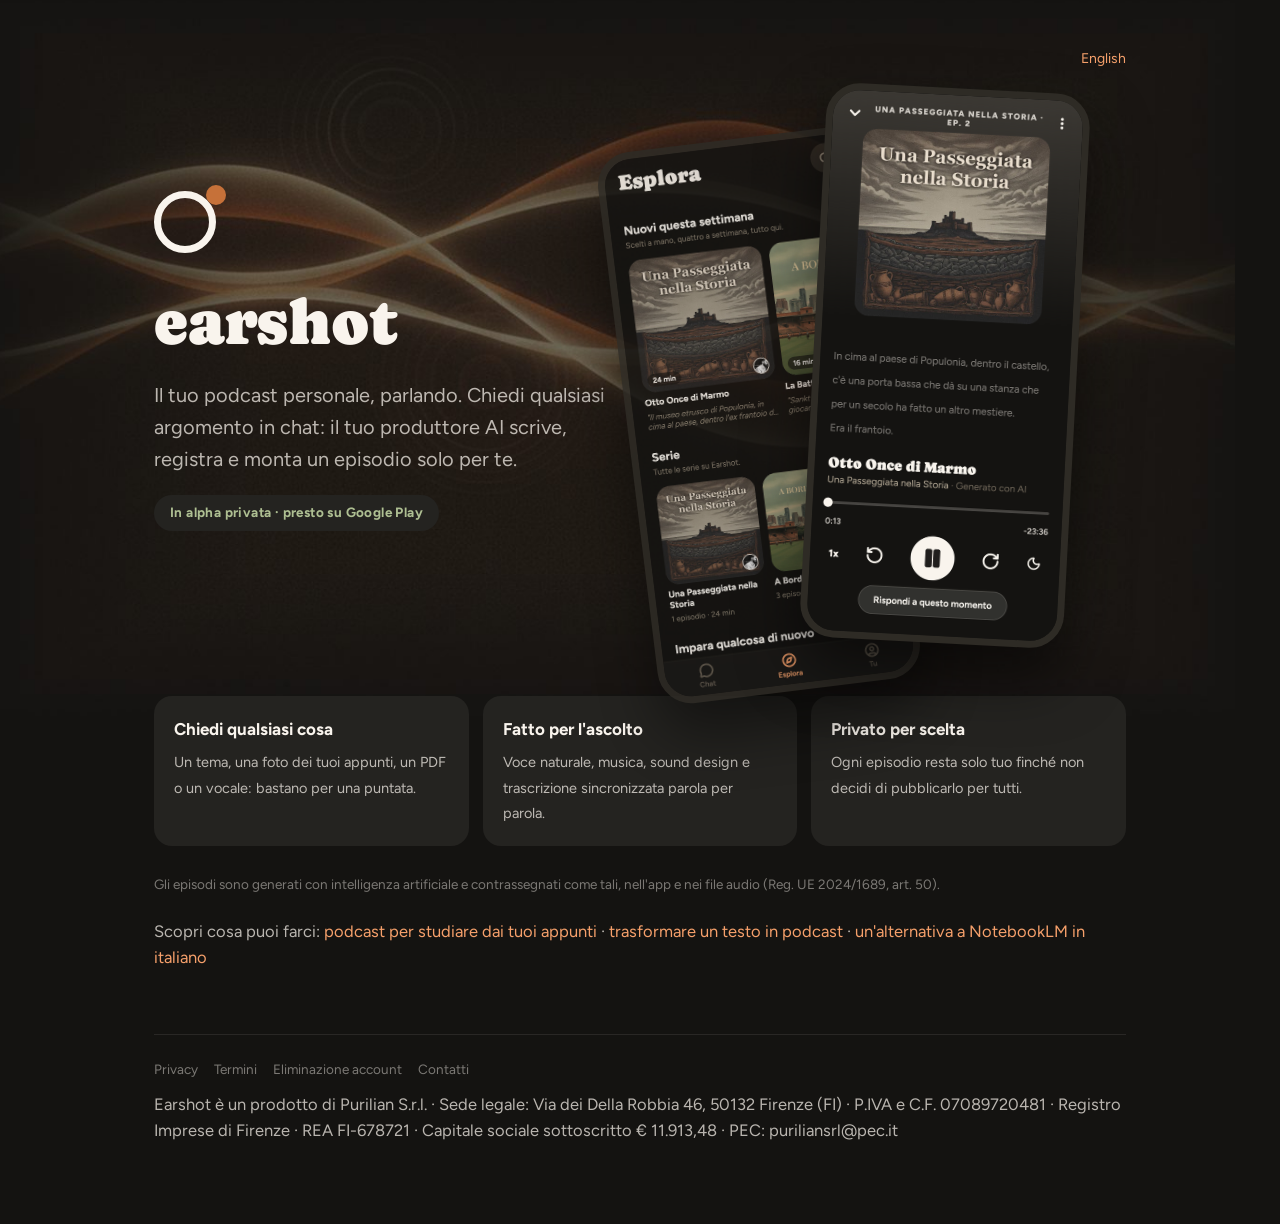
<file: index.html>
<!doctype html><html lang="it"><head><meta charset="utf-8"><meta name="viewport" content="width=device-width, initial-scale=1"><link rel="stylesheet" href="/style.css?v=3">
<title>Earshot — il tuo podcast personale, parlando</title>
<meta name="description" content="Earshot trasforma qualsiasi cosa ti incuriosisca in episodi podcast fatti solo per te. Chiedi in chat, ascolta in pochi minuti.">
<link rel="icon" type="image/png" href="/favicon.png"><link rel="canonical" href="https://earshot.it/"><link rel="alternate" hreflang="en" href="https://earshot.it/en.html"><meta property="og:title" content="Earshot — il tuo podcast personale, parlando"><meta property="og:description" content="Chiedi qualsiasi argomento in chat: il tuo produttore AI scrive, registra e monta un episodio solo per te."><meta property="og:image" content="https://earshot.it/og.png"><meta property="og:url" content="https://earshot.it/"><meta property="og:type" content="website"><meta name="twitter:card" content="summary_large_image"></head><body><div class="wrap-wide">
<div class="lang"><a href="/en.html">English</a></div>
<div class="hero"><div class="hero-copy">
<div class="mark"><div class="ring"></div><div class="dot"></div></div>
<h1 class="word">earshot</h1>
<p class="tag">Il tuo podcast personale, parlando. Chiedi qualsiasi argomento in chat: il tuo produttore AI scrive, registra e monta un episodio solo per te.</p>
<span class="badge" style="margin-top:20px">In alpha privata · presto su Google Play</span>
</div><div class="hero-stage">
<div class="phone back"><img src="/img/hero-explore.png?v=2" alt="Esplora: le serie su Earshot" loading="lazy"></div>
<div class="phone front"><img src="/img/hero-player.png?v=2" alt="Il player con la trascrizione sincronizzata" loading="lazy"></div>
</div></div>
<div class="cards">
<div class="card"><b>Chiedi qualsiasi cosa</b><span>Un tema, una foto dei tuoi appunti, un PDF o un vocale: bastano per una puntata.</span></div>
<div class="card"><b>Fatto per l'ascolto</b><span>Voce naturale, musica, sound design e trascrizione sincronizzata parola per parola.</span></div>
<div class="card"><b>Privato per scelta</b><span>Ogni episodio resta solo tuo finché non decidi di pubblicarlo per tutti.</span></div>
</div>

<p style="margin-top:14px;font-size:13.5px;color:var(--ink3)">Gli episodi sono generati con intelligenza artificiale e contrassegnati come tali, nell'app e nei file audio (Reg. UE 2024/1689, art. 50).</p>
<p style="margin-top:22px">Scopri cosa puoi farci: <a href="/podcast-per-studiare.html">podcast per studiare dai tuoi appunti</a> · <a href="/testo-in-podcast.html">trasformare un testo in podcast</a> · <a href="/notebooklm-alternativa.html">un'alternativa a NotebookLM in italiano</a></p>
<footer>
<a href="/privacy.html">Privacy</a><a href="/terms.html">Termini</a><a href="/delete-account.html">Eliminazione account</a><a href="mailto:service@purilian.com">Contatti</a>
<p style="margin-top:10px">Earshot è un prodotto di Purilian S.r.l. · Sede legale: Via dei Della Robbia 46, 50132 Firenze (FI) · P.IVA e C.F. 07089720481 · Registro Imprese di Firenze · REA FI-678721 · Capitale sociale sottoscritto € 11.913,48 · PEC: puriliansrl@pec.it</p>
</footer>
</div><!-- Cloudflare Web Analytics (cookieless) --><script type='module' src='https://static.cloudflareinsights.com/beacon.min.js' data-cf-beacon='{"token": "9274617eed044f3c8cafb4d5be8f2de0"}'></script></body></html>
</file>
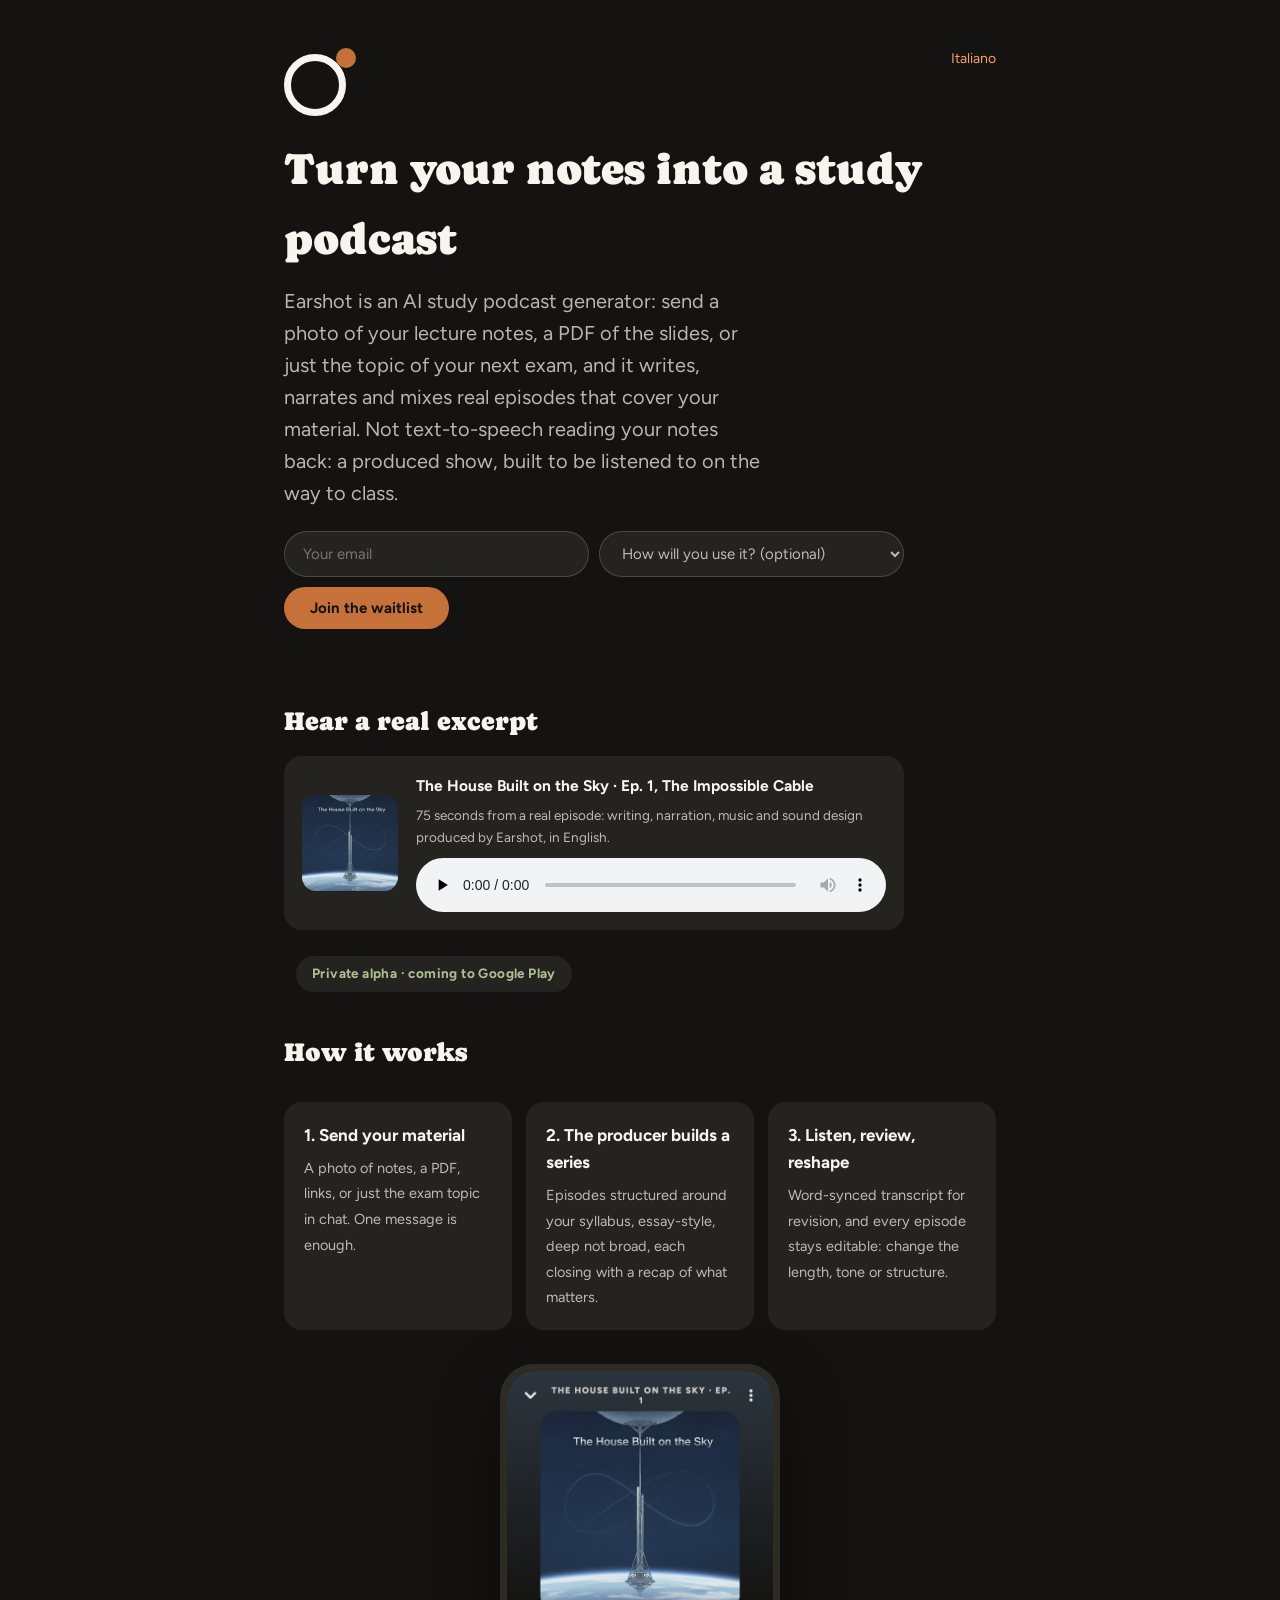
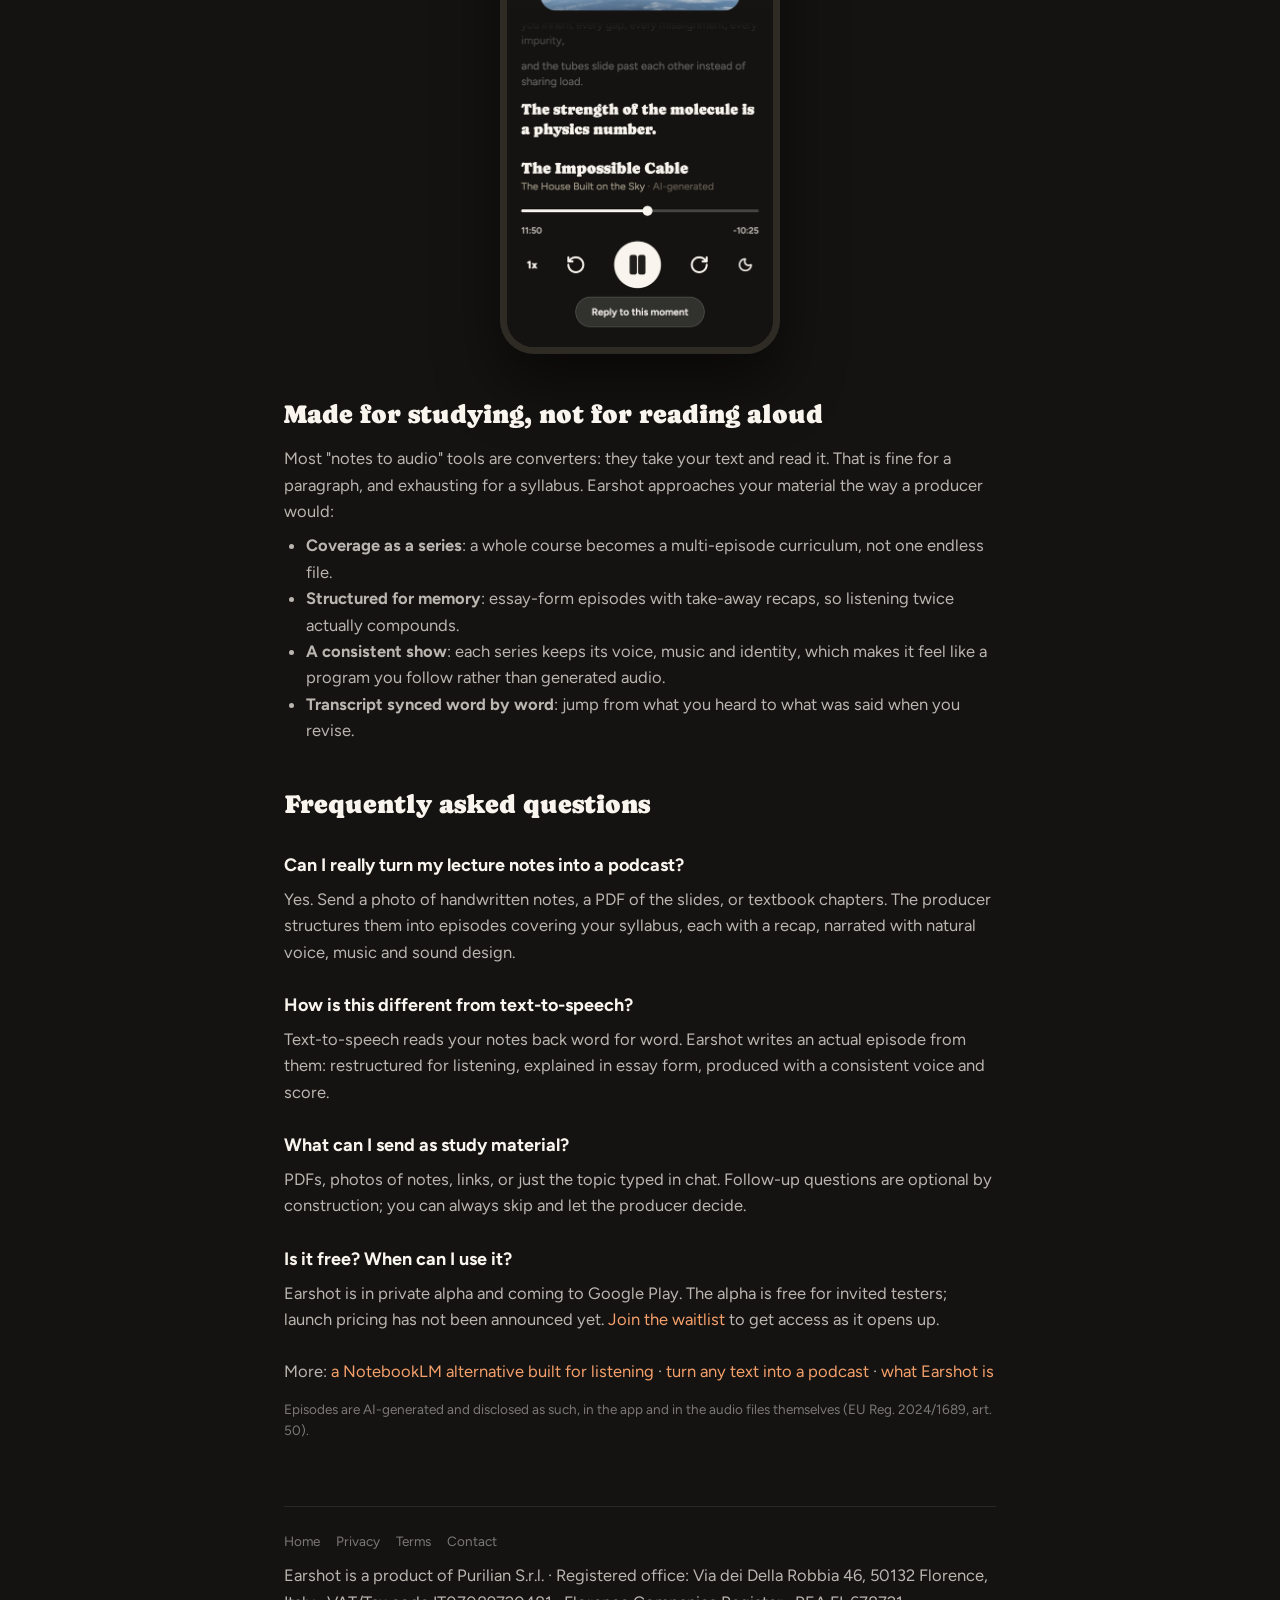
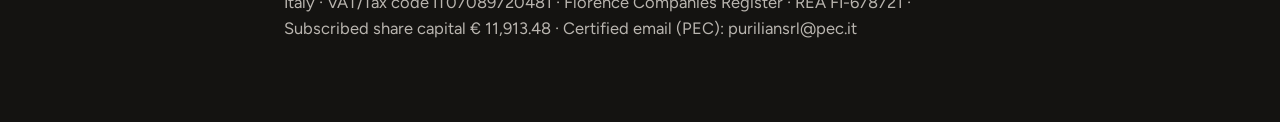
<file: ai-study-podcast-generator.html>
<!doctype html><html lang="en"><head><meta charset="utf-8"><meta name="viewport" content="width=device-width, initial-scale=1"><link rel="stylesheet" href="/style.css?v=6">
<title>AI Study Podcast Generator, from Your Own Notes | Earshot</title>
<meta name="description" content="Turn lecture notes, PDFs or any topic into real study podcast episodes: written, narrated and scored by an AI producer. Join the Earshot waitlist.">
<link rel="icon" type="image/png" href="/favicon.png">
<link rel="canonical" href="https://earshot.it/ai-study-podcast-generator.html">
<link rel="alternate" hreflang="it" href="https://earshot.it/podcast-per-studiare.html">
<link rel="alternate" hreflang="en" href="https://earshot.it/ai-study-podcast-generator.html">
<meta property="og:title" content="AI Study Podcast Generator, from Your Own Notes | Earshot">
<meta property="og:description" content="Send a photo of your notes or a PDF of the slides: Earshot turns them into a study podcast made just for you.">
<meta property="og:image" content="https://earshot.it/og.png"><meta property="og:url" content="https://earshot.it/ai-study-podcast-generator.html"><meta property="og:type" content="website"><meta name="twitter:card" content="summary_large_image">
<script type="application/ld+json">
{"@context":"https://schema.org","@type":"MobileApplication","name":"Earshot","operatingSystem":"ANDROID","applicationCategory":"EducationApplication","url":"https://earshot.it/","installUrl":"https://play.google.com/store/apps/details?id=com.purilian.earshot","description":"Chat-driven personal audio studio: turn notes, PDFs or any topic into produced podcast episodes, narrated and scored by an AI producer."}
</script>
<script type="application/ld+json">
{"@context":"https://schema.org","@type":"FAQPage","mainEntity":[
{"@type":"Question","name":"Can I really turn my lecture notes into a podcast?","acceptedAnswer":{"@type":"Answer","text":"Yes. Send Earshot a photo of your handwritten notes, a PDF of the slides, or chapters from a textbook. The AI producer structures the material into episodes that cover your syllabus, each with a take-away recap, and narrates them with natural voice, music and sound design."}},
{"@type":"Question","name":"How is this different from text-to-speech apps that read notes aloud?","acceptedAnswer":{"@type":"Answer","text":"Text-to-speech reads your notes back word for word. Earshot writes an actual episode from them: it restructures the material for listening, explains it in essay form, adds recaps, and produces it with a consistent voice and score, so episode 7 sounds like episode 1."}},
{"@type":"Question","name":"What can I send as study material?","acceptedAnswer":{"@type":"Answer","text":"PDFs, photos of notes, links, or just the topic of your exam typed in chat. One message is enough to start; the producer only asks follow-up questions when they would clearly improve the result, and you can always skip them."}},
{"@type":"Question","name":"Is Earshot free? When can I use it?","acceptedAnswer":{"@type":"Answer","text":"Earshot is in private alpha and coming to Google Play. The alpha is free for invited testers; launch pricing has not been announced yet. Join the waitlist by email to get access as it opens up."}}
]}
</script>
</head><body><div class="wrap">
<div class="lang"><a href="/podcast-per-studiare.html">Italiano</a></div>
<div class="mark"><div class="ring"></div><div class="dot"></div></div>
<h1 class="word" style="font-size:44px">Turn your notes into a study podcast</h1>
<p class="tag" style="margin-top:10px">Earshot is an AI study podcast generator: send a photo of your lecture notes, a PDF of the slides, or just the topic of your next exam, and it writes, narrates and mixes real episodes that cover your material. Not text-to-speech reading your notes back: a produced show, built to be listened to on the way to class.</p>
<form class="waitlist" id="waitlist-form" autocomplete="on">
<input type="email" name="email" required placeholder="Your email" aria-label="Your email">
<select name="interest" aria-label="How will you use it? (optional)"><option value="">How will you use it? (optional)</option><option value="study">For studying</option><option value="work">For work</option><option value="curiosity">Out of curiosity</option></select>
<input class="hp" type="text" name="website" tabindex="-1" autocomplete="off">
<button class="cta-btn" type="submit">Join the waitlist</button>
</form>
<p class="waitlist-msg" id="waitlist-msg" aria-live="polite"></p>
<h2>Hear a real excerpt</h2>
<div class="sample">
<img src="/img/series/sky.jpg" alt="Cover art of the series The House Built on the Sky, generated by Earshot" loading="lazy">
<div class="sample-info">
<b>The House Built on the Sky · Ep. 1, The Impossible Cable</b>
<span>75 seconds from a real episode: writing, narration, music and sound design produced by Earshot, in English.</span>
<audio controls preload="none" src="/audio/sample-sky.m4a"></audio>
</div>
</div>
<script type="application/ld+json">
{"@context":"https://schema.org","@type":"AudioObject","name":"The House Built on the Sky, Ep. 1: The Impossible Cable (excerpt)","contentUrl":"https://earshot.it/audio/sample-sky.m4a","encodingFormat":"audio/mp4","duration":"PT1M15S","inLanguage":"en","description":"Excerpt of an episode produced by Earshot: writing, narration, music and sound design generated with AI and disclosed as such."}
</script>

<span class="badge" style="margin-left:12px">Private alpha · coming to Google Play</span>

<h2>How it works</h2>
<div class="cards">
<div class="card"><b>1. Send your material</b><span>A photo of notes, a PDF, links, or just the exam topic in chat. One message is enough.</span></div>
<div class="card"><b>2. The producer builds a series</b><span>Episodes structured around your syllabus, essay-style, deep not broad, each closing with a recap of what matters.</span></div>
<div class="card"><b>3. Listen, review, reshape</b><span>Word-synced transcript for revision, and every episode stays editable: change the length, tone or structure.</span></div>
</div>

<img class="shot" src="/img/hero-player-en.png" alt="The Earshot player narrating a study podcast generated from lecture notes, with word-synced transcript" loading="lazy">

<h2>Made for studying, not for reading aloud</h2>
<p>Most "notes to audio" tools are converters: they take your text and read it. That is fine for a paragraph, and exhausting for a syllabus. Earshot approaches your material the way a producer would:</p>
<ul>
<li><b>Coverage as a series</b>: a whole course becomes a multi-episode curriculum, not one endless file.</li>
<li><b>Structured for memory</b>: essay-form episodes with take-away recaps, so listening twice actually compounds.</li>
<li><b>A consistent show</b>: each series keeps its voice, music and identity, which makes it feel like a program you follow rather than generated audio.</li>
<li><b>Transcript synced word by word</b>: jump from what you heard to what was said when you revise.</li>
</ul>

<h2>Frequently asked questions</h2>
<h3>Can I really turn my lecture notes into a podcast?</h3>
<p>Yes. Send a photo of handwritten notes, a PDF of the slides, or textbook chapters. The producer structures them into episodes covering your syllabus, each with a recap, narrated with natural voice, music and sound design.</p>
<h3>How is this different from text-to-speech?</h3>
<p>Text-to-speech reads your notes back word for word. Earshot writes an actual episode from them: restructured for listening, explained in essay form, produced with a consistent voice and score.</p>
<h3>What can I send as study material?</h3>
<p>PDFs, photos of notes, links, or just the topic typed in chat. Follow-up questions are optional by construction; you can always skip and let the producer decide.</p>
<h3>Is it free? When can I use it?</h3>
<p>Earshot is in private alpha and coming to Google Play. The alpha is free for invited testers; launch pricing has not been announced yet. <a href="mailto:service@purilian.com?subject=Earshot%20waitlist">Join the waitlist</a> to get access as it opens up.</p>

<p style="margin-top:26px">More: <a href="/notebooklm-alternative.html">a NotebookLM alternative built for listening</a> · <a href="/text-to-podcast.html">turn any text into a podcast</a> · <a href="/en.html">what Earshot is</a></p>

<p style="margin-top:14px;font-size:13.5px;color:var(--ink3)">Episodes are AI-generated and disclosed as such, in the app and in the audio files themselves (EU Reg. 2024/1689, art. 50).</p>
<footer>
<a href="/en.html">Home</a><a href="/privacy.html">Privacy</a><a href="/terms.html">Terms</a><a href="mailto:service@purilian.com">Contact</a>
<p style="margin-top:10px">Earshot is a product of Purilian S.r.l. · Registered office: Via dei Della Robbia 46, 50132 Florence, Italy · VAT/Tax code IT07089720481 · Florence Companies Register · REA FI-678721 · Subscribed share capital € 11,913.48 · Certified email (PEC): puriliansrl@pec.it</p>
</footer>
</div><script type='module' src='https://static.cloudflareinsights.com/beacon.min.js' data-cf-beacon='{"token": "9274617eed044f3c8cafb4d5be8f2de0"}'></script><script>
(function () {
  var form = document.getElementById('waitlist-form');
  var msg = document.getElementById('waitlist-msg');
  form.addEventListener('submit', function (e) {
    e.preventDefault();
    if (form.website.value) return;
    var btn = form.querySelector('button'); btn.disabled = true;
    fetch('https://retcklfcyrlvignaphgi.supabase.co/rest/v1/waitlist', {
      method: 'POST',
      headers: { 'apikey': 'sb_publishable_OaO1tNPHDQhSf4b9LvtSbg_q1YdFQu9', 'Content-Type': 'application/json', 'Prefer': 'return=minimal' },
      body: JSON.stringify({ email: form.email.value.trim(), interest: form.interest.value || null, locale: document.documentElement.lang, source_page: location.pathname })
    }).then(function (r) {
      if (r.status === 201) { msg.textContent = "Done! We'll let you know as Earshot opens up."; form.reset(); }
      else if (r.status === 409) { msg.textContent = "You're already on the list!"; }
      else { msg.textContent = 'Something went wrong. Email us: service@purilian.com'; }
      btn.disabled = false;
    }).catch(function () { msg.textContent = 'Something went wrong. Email us: service@purilian.com'; btn.disabled = false; });
  });
})();
</script></body></html>
</file>
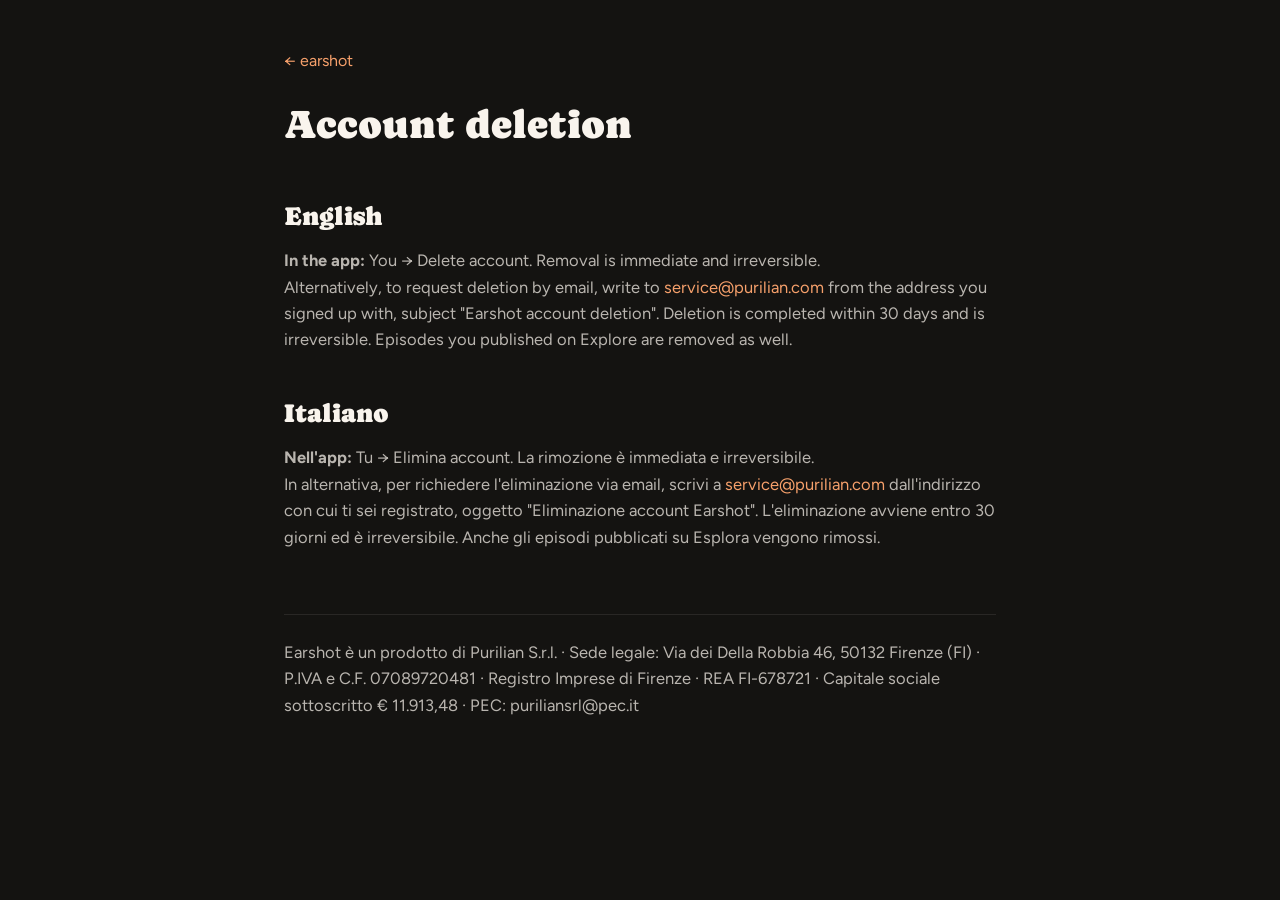
<file: delete-account.html>
<!doctype html><html lang="en"><head><meta charset="utf-8"><meta name="viewport" content="width=device-width, initial-scale=1"><link rel="stylesheet" href="/style.css?v=3"><title>Earshot — Account deletion / Eliminazione account</title><link rel="icon" type="image/png" href="/favicon.png"></head><body><div class="wrap">
<a href="/">← earshot</a>
<h1 class="word" style="font-size:40px">Account deletion</h1>
<h2>English</h2>
<p><b>In the app:</b> You → Delete account. Removal is immediate and irreversible.</p>
<p>Alternatively, to request deletion by email, write to <a href="mailto:service@purilian.com?subject=Earshot%20account%20deletion">service@purilian.com</a> from the address you signed up with, subject "Earshot account deletion". Deletion is completed within 30 days and is irreversible. Episodes you published on Explore are removed as well.</p>
<h2>Italiano</h2>
<p><b>Nell'app:</b> Tu → Elimina account. La rimozione è immediata e irreversibile.</p>
<p>In alternativa, per richiedere l'eliminazione via email, scrivi a <a href="mailto:service@purilian.com?subject=Eliminazione%20account%20Earshot">service@purilian.com</a> dall'indirizzo con cui ti sei registrato, oggetto "Eliminazione account Earshot". L'eliminazione avviene entro 30 giorni ed è irreversibile. Anche gli episodi pubblicati su Esplora vengono rimossi.</p>
<footer><p>Earshot è un prodotto di Purilian S.r.l. · Sede legale: Via dei Della Robbia 46, 50132 Firenze (FI) · P.IVA e C.F. 07089720481 · Registro Imprese di Firenze · REA FI-678721 · Capitale sociale sottoscritto € 11.913,48 · PEC: puriliansrl@pec.it</p></footer>
</div><!-- Cloudflare Web Analytics (cookieless) --><script type='module' src='https://static.cloudflareinsights.com/beacon.min.js' data-cf-beacon='{"token": "9274617eed044f3c8cafb4d5be8f2de0"}'></script></body></html>
</file>
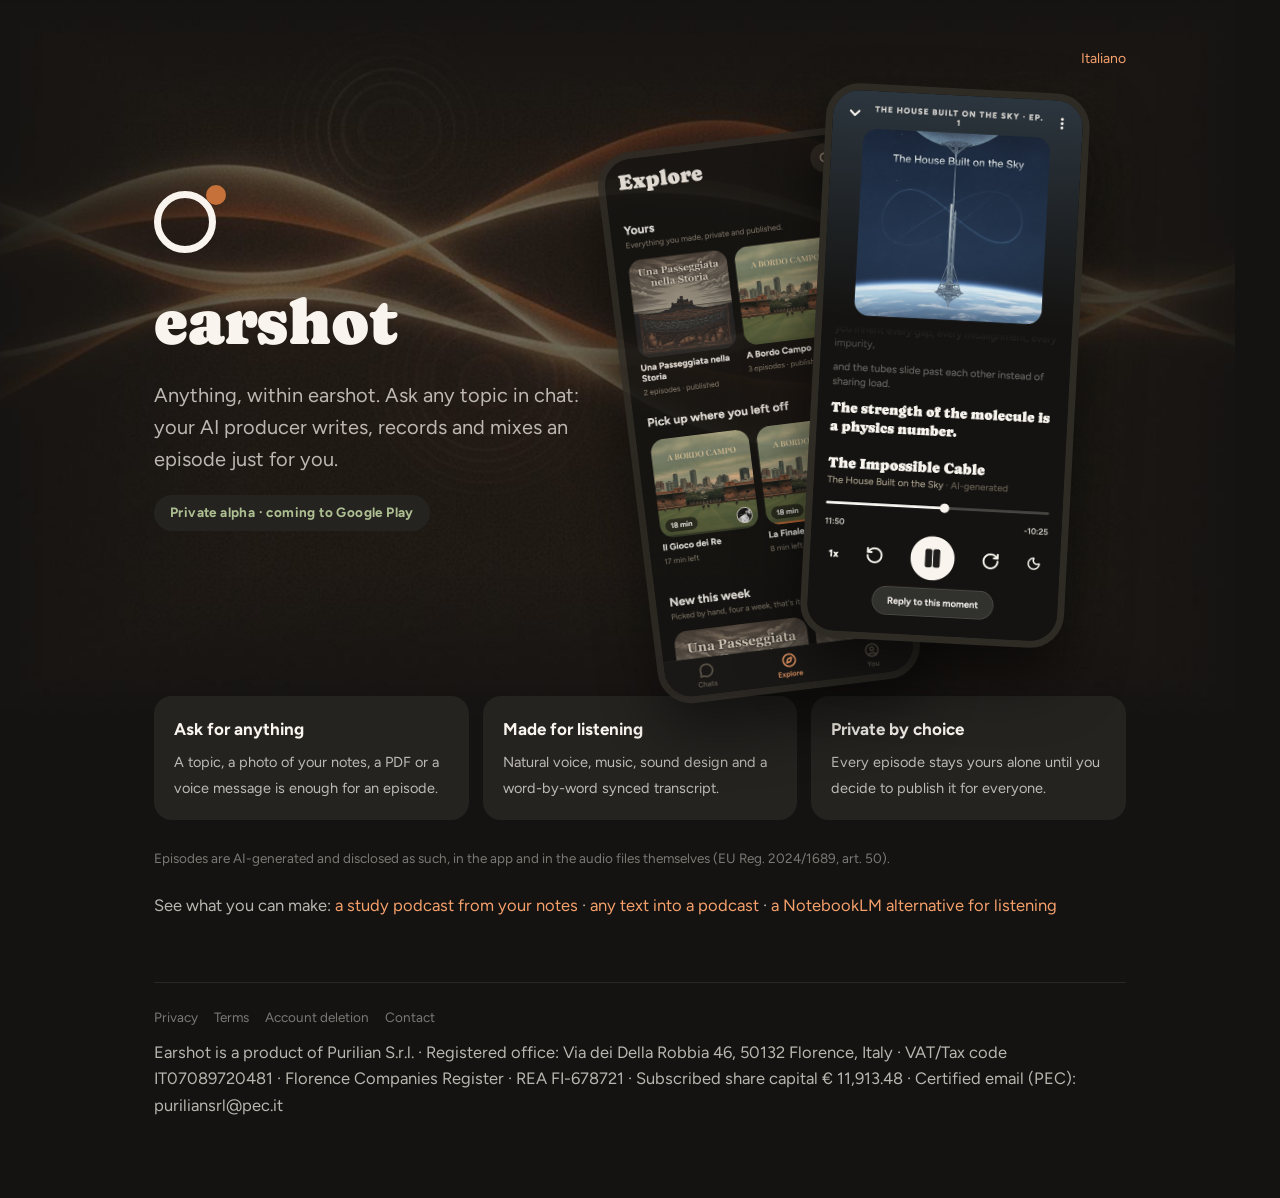
<file: en.html>
<!doctype html><html lang="en"><head><meta charset="utf-8"><meta name="viewport" content="width=device-width, initial-scale=1"><link rel="stylesheet" href="/style.css?v=3">
<title>Earshot — your personal podcast, made by talking</title>
<meta name="description" content="Earshot turns whatever sparks your curiosity into podcast episodes made just for you. Ask in chat, listen minutes later.">
<link rel="icon" type="image/png" href="/favicon.png"><link rel="canonical" href="https://earshot.it/en.html"><link rel="alternate" hreflang="it" href="https://earshot.it/"><meta property="og:title" content="Earshot — your personal podcast, made by talking"><meta property="og:description" content="Ask any topic in chat: your AI producer writes, records and mixes an episode just for you."><meta property="og:image" content="https://earshot.it/og.png"><meta property="og:url" content="https://earshot.it/en.html"><meta property="og:type" content="website"><meta name="twitter:card" content="summary_large_image"></head><body><div class="wrap-wide">
<div class="lang"><a href="/">Italiano</a></div>
<div class="hero"><div class="hero-copy">
<div class="mark"><div class="ring"></div><div class="dot"></div></div>
<h1 class="word">earshot</h1>
<p class="tag">Anything, within earshot. Ask any topic in chat: your AI producer writes, records and mixes an episode just for you.</p>
<span class="badge" style="margin-top:20px">Private alpha · coming to Google Play</span>
</div><div class="hero-stage">
<div class="phone back"><img src="/img/hero-explore-en.png" alt="Explore: series on Earshot" loading="lazy"></div>
<div class="phone front"><img src="/img/hero-player-en.png" alt="The player with the synced transcript" loading="lazy"></div>
</div></div>
<div class="cards">
<div class="card"><b>Ask for anything</b><span>A topic, a photo of your notes, a PDF or a voice message is enough for an episode.</span></div>
<div class="card"><b>Made for listening</b><span>Natural voice, music, sound design and a word-by-word synced transcript.</span></div>
<div class="card"><b>Private by choice</b><span>Every episode stays yours alone until you decide to publish it for everyone.</span></div>
</div>

<p style="margin-top:14px;font-size:13.5px;color:var(--ink3)">Episodes are AI-generated and disclosed as such, in the app and in the audio files themselves (EU Reg. 2024/1689, art. 50).</p>
<p style="margin-top:22px">See what you can make: <a href="/ai-study-podcast-generator.html">a study podcast from your notes</a> · <a href="/text-to-podcast.html">any text into a podcast</a> · <a href="/notebooklm-alternative.html">a NotebookLM alternative for listening</a></p>
<footer>
<a href="/privacy.html">Privacy</a><a href="/terms.html">Terms</a><a href="/delete-account.html">Account deletion</a><a href="mailto:service@purilian.com">Contact</a>
<p style="margin-top:10px">Earshot is a product of Purilian S.r.l. · Registered office: Via dei Della Robbia 46, 50132 Florence, Italy · VAT/Tax code IT07089720481 · Florence Companies Register · REA FI-678721 · Subscribed share capital € 11,913.48 · Certified email (PEC): puriliansrl@pec.it</p>
</footer>
</div><!-- Cloudflare Web Analytics (cookieless) --><script type='module' src='https://static.cloudflareinsights.com/beacon.min.js' data-cf-beacon='{"token": "9274617eed044f3c8cafb4d5be8f2de0"}'></script></body></html>
</file>
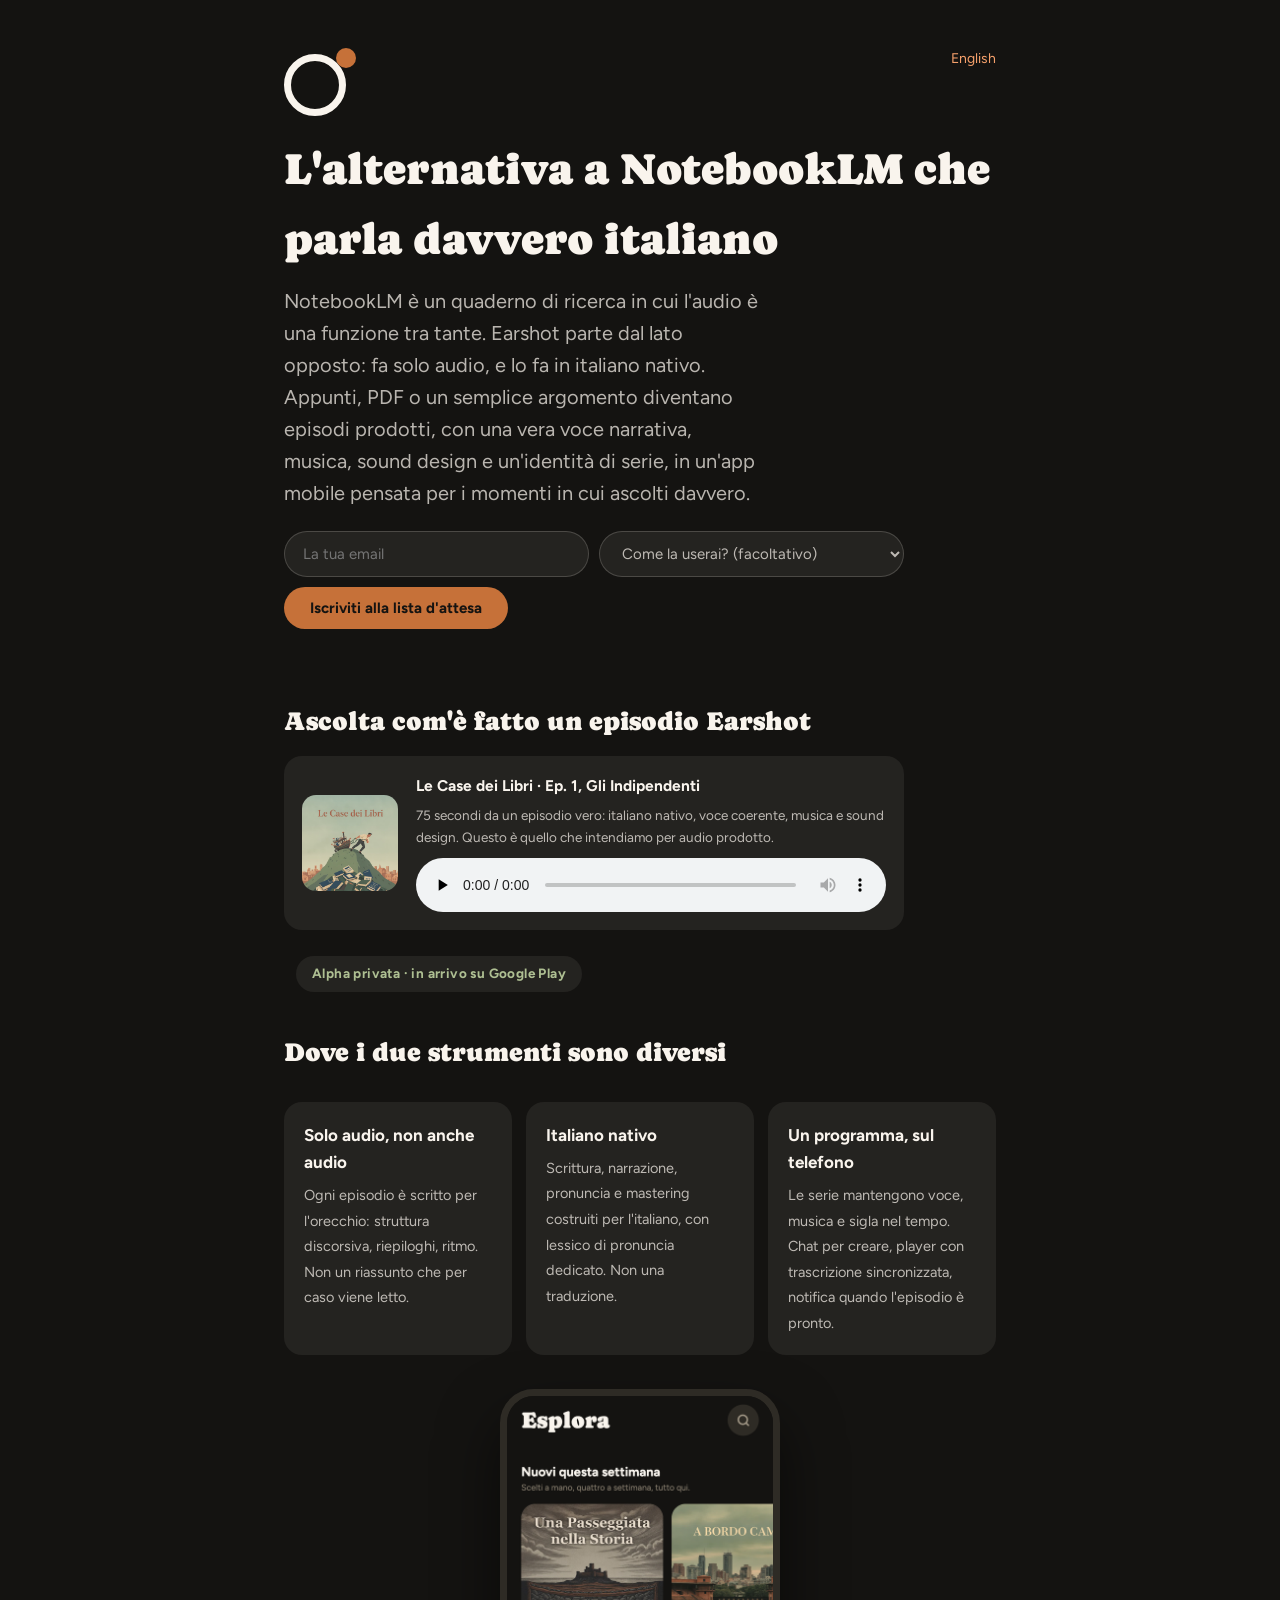
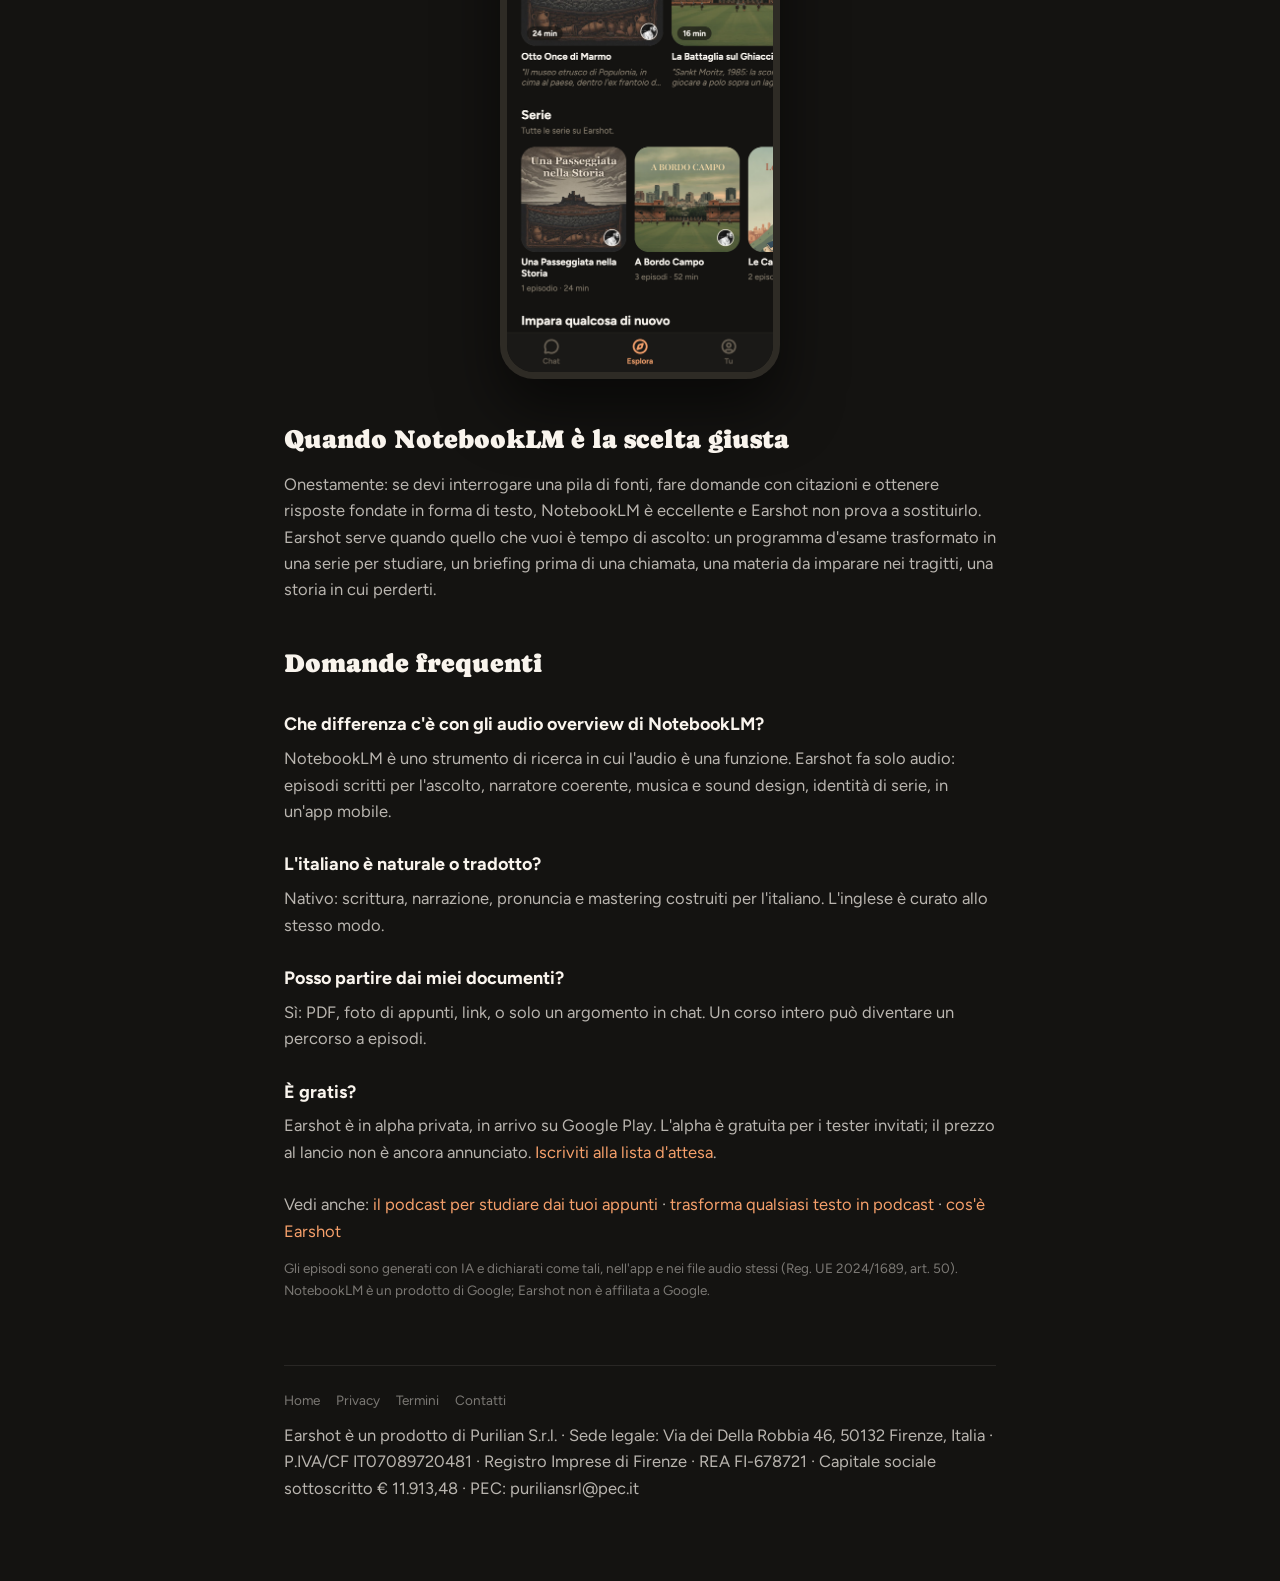
<file: notebooklm-alternativa.html>
<!doctype html><html lang="it"><head><meta charset="utf-8"><meta name="viewport" content="width=device-width, initial-scale=1"><link rel="stylesheet" href="/style.css?v=6">
<title>Alternativa a NotebookLM con audio in vero italiano | Earshot</title>
<meta name="description" content="Cerchi un'alternativa a NotebookLM per l'audio in italiano? Earshot produce veri episodi podcast: narrazione italiana curata, musica e sound design.">
<link rel="icon" type="image/png" href="/favicon.png">
<link rel="canonical" href="https://earshot.it/notebooklm-alternativa.html">
<link rel="alternate" hreflang="en" href="https://earshot.it/notebooklm-alternative.html">
<link rel="alternate" hreflang="it" href="https://earshot.it/notebooklm-alternativa.html">
<meta property="og:title" content="Alternativa a NotebookLM con audio in vero italiano | Earshot">
<meta property="og:description" content="Earshot fa solo audio, e lo fa in italiano nativo: episodi prodotti con voce narrativa, musica e identità di serie, in un'app mobile.">
<meta property="og:image" content="https://earshot.it/og.png"><meta property="og:url" content="https://earshot.it/notebooklm-alternativa.html"><meta property="og:type" content="website"><meta name="twitter:card" content="summary_large_image">
<script type="application/ld+json">
{"@context":"https://schema.org","@type":"MobileApplication","name":"Earshot","operatingSystem":"ANDROID","url":"https://earshot.it/","installUrl":"https://play.google.com/store/apps/details?id=com.purilian.earshot","inLanguage":"it","description":"Studio audio personale in chat: trasforma appunti, PDF o qualsiasi argomento in episodi podcast prodotti, narrati e musicati da un producer AI."}
</script>
<script type="application/ld+json">
{"@context":"https://schema.org","@type":"FAQPage","mainEntity":[
{"@type":"Question","name":"Che differenza c'è tra Earshot e gli audio overview di NotebookLM?","acceptedAnswer":{"@type":"Answer","text":"NotebookLM è uno strumento di ricerca in cui l'audio è una delle funzioni. Earshot fa solo audio: episodi scritti per l'ascolto, narrati con voce coerente, con musica e sound design, organizzati in serie che mantengono la loro identità episodio dopo episodio. Ed è prima di tutto un'app mobile, pensata per i momenti in cui ascolti davvero."}},
{"@type":"Question","name":"L'italiano di Earshot è naturale o tradotto?","acceptedAnswer":{"@type":"Answer","text":"Nativo. Scrittura, narrazione, pronuncia e mastering sono costruiti per l'italiano, con un lessico di pronuncia dedicato, non una traduzione dall'inglese. L'inglese è curato allo stesso modo."}},
{"@type":"Question","name":"Posso partire dai miei documenti come in NotebookLM?","acceptedAnswer":{"@type":"Answer","text":"Sì. PDF, foto di appunti, link, o semplicemente un argomento scritto in chat. Un intero corso o una materia possono diventare un percorso a episodi."}},
{"@type":"Question","name":"È gratis come NotebookLM?","acceptedAnswer":{"@type":"Answer","text":"Earshot è in alpha privata e in arrivo su Google Play. L'alpha è gratuita per i tester invitati; il prezzo al lancio non è ancora stato annunciato. Iscriviti alla lista d'attesa via email per ricevere l'accesso appena si apre."}}
]}
</script>
</head><body><div class="wrap">
<div class="lang"><a href="/notebooklm-alternative.html">English</a></div>
<div class="mark"><div class="ring"></div><div class="dot"></div></div>
<h1 class="word" style="font-size:44px">L'alternativa a NotebookLM che parla davvero italiano</h1>
<p class="tag" style="margin-top:10px">NotebookLM è un quaderno di ricerca in cui l'audio è una funzione tra tante. Earshot parte dal lato opposto: fa solo audio, e lo fa in italiano nativo. Appunti, PDF o un semplice argomento diventano episodi prodotti, con una vera voce narrativa, musica, sound design e un'identità di serie, in un'app mobile pensata per i momenti in cui ascolti davvero.</p>
<form class="waitlist" id="waitlist-form" autocomplete="on">
<input type="email" name="email" required placeholder="La tua email" aria-label="La tua email">
<select name="interest" aria-label="Come la userai? (facoltativo)"><option value="">Come la userai? (facoltativo)</option><option value="study">Per studiare</option><option value="work">Per lavoro</option><option value="curiosity">Per curiosità</option></select>
<input class="hp" type="text" name="website" tabindex="-1" autocomplete="off">
<button class="cta-btn" type="submit">Iscriviti alla lista d'attesa</button>
</form>
<p class="waitlist-msg" id="waitlist-msg" aria-live="polite"></p>
<h2>Ascolta com'è fatto un episodio Earshot</h2>
<div class="sample">
<img src="/img/series/libri.jpg" alt="Copertina della serie Le Case dei Libri, generata da Earshot" loading="lazy">
<div class="sample-info">
<b>Le Case dei Libri · Ep. 1, Gli Indipendenti</b>
<span>75 secondi da un episodio vero: italiano nativo, voce coerente, musica e sound design. Questo è quello che intendiamo per audio prodotto.</span>
<audio controls preload="none" src="/audio/sample-libri.m4a"></audio>
</div>
</div>
<script type="application/ld+json">
{"@context":"https://schema.org","@type":"AudioObject","name":"Le Case dei Libri, Ep. 1: Gli Indipendenti (estratto)","contentUrl":"https://earshot.it/audio/sample-libri.m4a","encodingFormat":"audio/mp4","duration":"PT1M15S","inLanguage":"it","description":"Estratto di un episodio prodotto da Earshot: scrittura, narrazione, musica e sound design generati con AI e dichiarati come tali."}
</script>

<span class="badge" style="margin-left:12px">Alpha privata · in arrivo su Google Play</span>

<h2>Dove i due strumenti sono diversi</h2>
<div class="cards">
<div class="card"><b>Solo audio, non anche audio</b><span>Ogni episodio è scritto per l'orecchio: struttura discorsiva, riepiloghi, ritmo. Non un riassunto che per caso viene letto.</span></div>
<div class="card"><b>Italiano nativo</b><span>Scrittura, narrazione, pronuncia e mastering costruiti per l'italiano, con lessico di pronuncia dedicato. Non una traduzione.</span></div>
<div class="card"><b>Un programma, sul telefono</b><span>Le serie mantengono voce, musica e sigla nel tempo. Chat per creare, player con trascrizione sincronizzata, notifica quando l'episodio è pronto.</span></div>
</div>

<img class="shot" src="/img/hero-explore.png" alt="La schermata Esplora di Earshot con serie audio prodotte, alternativa audio a NotebookLM in italiano" loading="lazy">

<h2>Quando NotebookLM è la scelta giusta</h2>
<p>Onestamente: se devi interrogare una pila di fonti, fare domande con citazioni e ottenere risposte fondate in forma di testo, NotebookLM è eccellente e Earshot non prova a sostituirlo. Earshot serve quando quello che vuoi è tempo di ascolto: un programma d'esame trasformato in una serie per studiare, un briefing prima di una chiamata, una materia da imparare nei tragitti, una storia in cui perderti.</p>

<h2>Domande frequenti</h2>
<h3>Che differenza c'è con gli audio overview di NotebookLM?</h3>
<p>NotebookLM è uno strumento di ricerca in cui l'audio è una funzione. Earshot fa solo audio: episodi scritti per l'ascolto, narratore coerente, musica e sound design, identità di serie, in un'app mobile.</p>
<h3>L'italiano è naturale o tradotto?</h3>
<p>Nativo: scrittura, narrazione, pronuncia e mastering costruiti per l'italiano. L'inglese è curato allo stesso modo.</p>
<h3>Posso partire dai miei documenti?</h3>
<p>Sì: PDF, foto di appunti, link, o solo un argomento in chat. Un corso intero può diventare un percorso a episodi.</p>
<h3>È gratis?</h3>
<p>Earshot è in alpha privata, in arrivo su Google Play. L'alpha è gratuita per i tester invitati; il prezzo al lancio non è ancora annunciato. <a href="mailto:service@purilian.com?subject=Lista%20d%27attesa%20Earshot">Iscriviti alla lista d'attesa</a>.</p>

<p style="margin-top:26px">Vedi anche: <a href="/podcast-per-studiare.html">il podcast per studiare dai tuoi appunti</a> · <a href="/testo-in-podcast.html">trasforma qualsiasi testo in podcast</a> · <a href="/">cos'è Earshot</a></p>

<p style="margin-top:14px;font-size:13.5px;color:var(--ink3)">Gli episodi sono generati con IA e dichiarati come tali, nell'app e nei file audio stessi (Reg. UE 2024/1689, art. 50). NotebookLM è un prodotto di Google; Earshot non è affiliata a Google.</p>
<footer>
<a href="/">Home</a><a href="/privacy.html">Privacy</a><a href="/terms.html">Termini</a><a href="mailto:service@purilian.com">Contatti</a>
<p style="margin-top:10px">Earshot è un prodotto di Purilian S.r.l. · Sede legale: Via dei Della Robbia 46, 50132 Firenze, Italia · P.IVA/CF IT07089720481 · Registro Imprese di Firenze · REA FI-678721 · Capitale sociale sottoscritto € 11.913,48 · PEC: puriliansrl@pec.it</p>
</footer>
</div><script type='module' src='https://static.cloudflareinsights.com/beacon.min.js' data-cf-beacon='{"token": "9274617eed044f3c8cafb4d5be8f2de0"}'></script><script>
(function () {
  var form = document.getElementById('waitlist-form');
  var msg = document.getElementById('waitlist-msg');
  form.addEventListener('submit', function (e) {
    e.preventDefault();
    if (form.website.value) return;
    var btn = form.querySelector('button'); btn.disabled = true;
    fetch('https://retcklfcyrlvignaphgi.supabase.co/rest/v1/waitlist', {
      method: 'POST',
      headers: { 'apikey': 'sb_publishable_OaO1tNPHDQhSf4b9LvtSbg_q1YdFQu9', 'Content-Type': 'application/json', 'Prefer': 'return=minimal' },
      body: JSON.stringify({ email: form.email.value.trim(), interest: form.interest.value || null, locale: document.documentElement.lang, source_page: location.pathname })
    }).then(function (r) {
      if (r.status === 201) { msg.textContent = 'Fatto! Ti avviseremo appena Earshot si apre.'; form.reset(); }
      else if (r.status === 409) { msg.textContent = 'Sei già in lista: ottimo!'; }
      else { msg.textContent = 'Qualcosa non ha funzionato. Scrivici: service@purilian.com'; }
      btn.disabled = false;
    }).catch(function () { msg.textContent = 'Qualcosa non ha funzionato. Scrivici: service@purilian.com'; btn.disabled = false; });
  });
})();
</script></body></html>
</file>
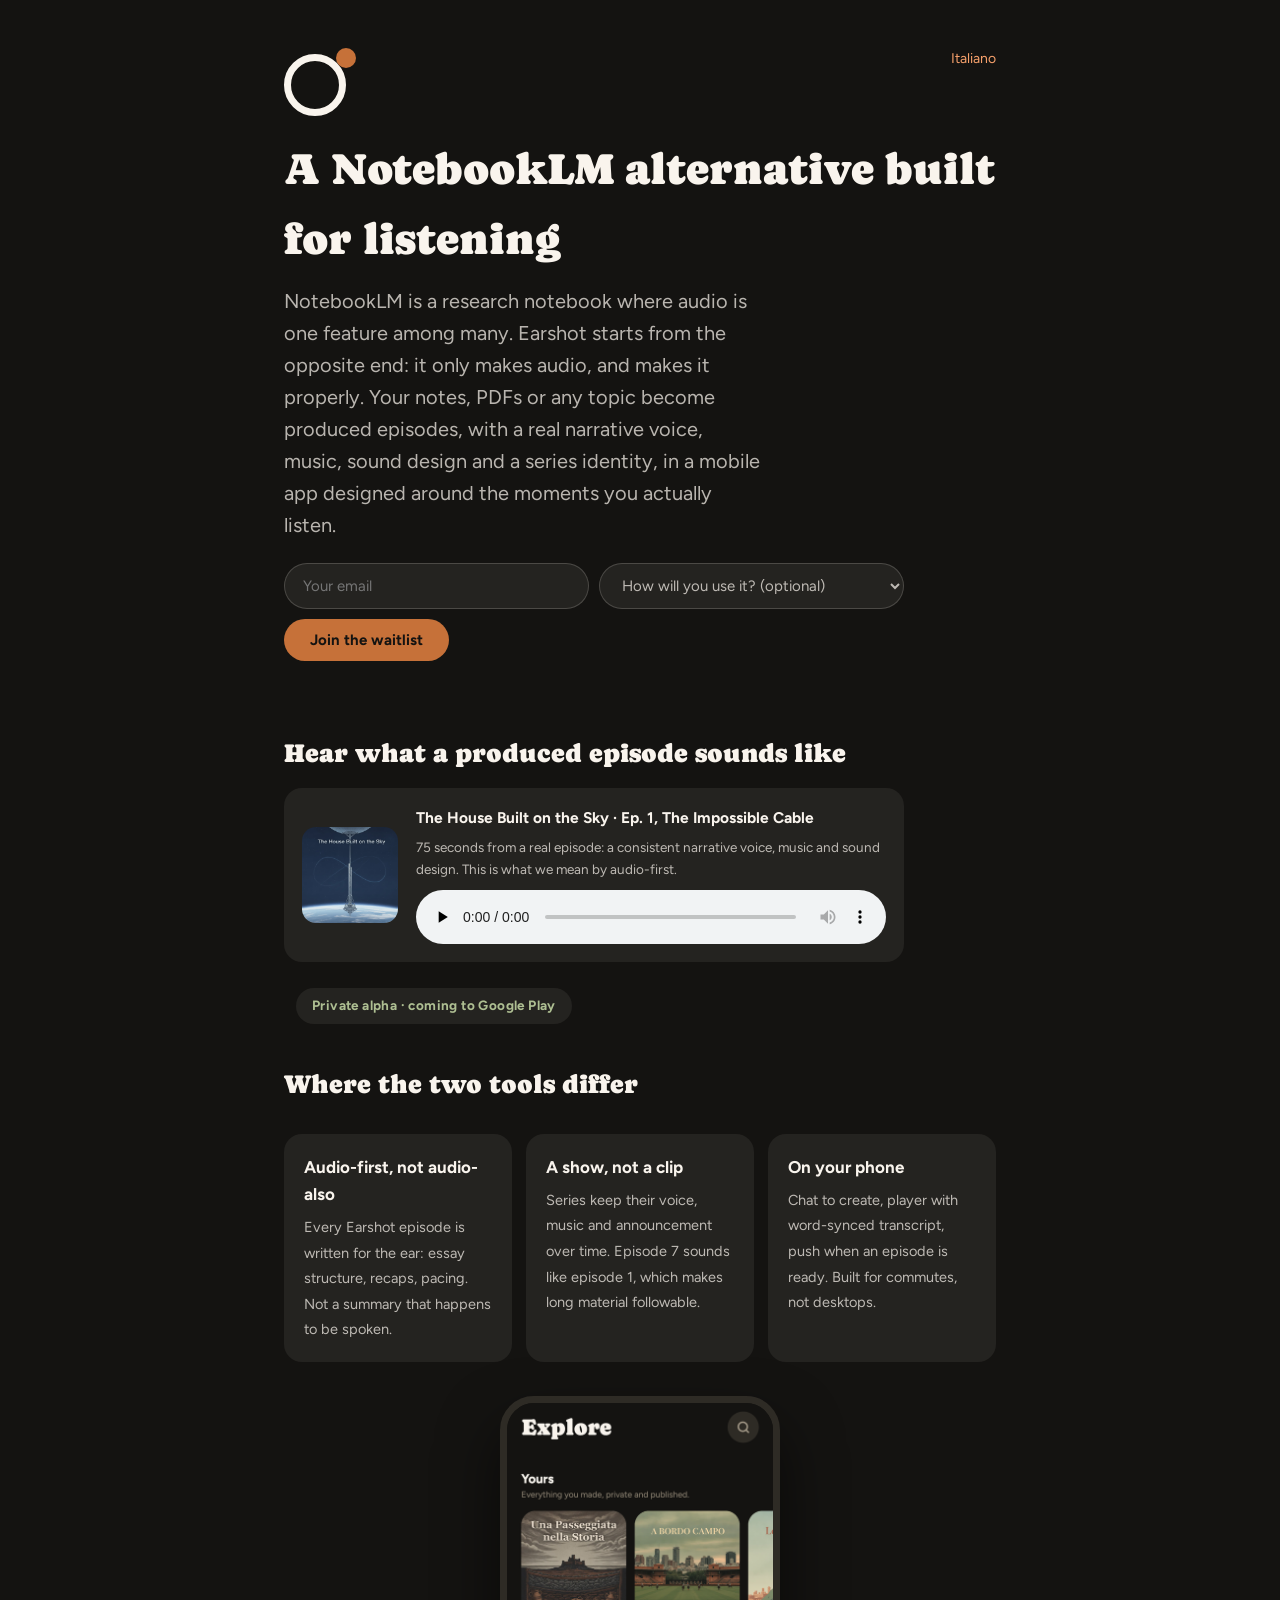
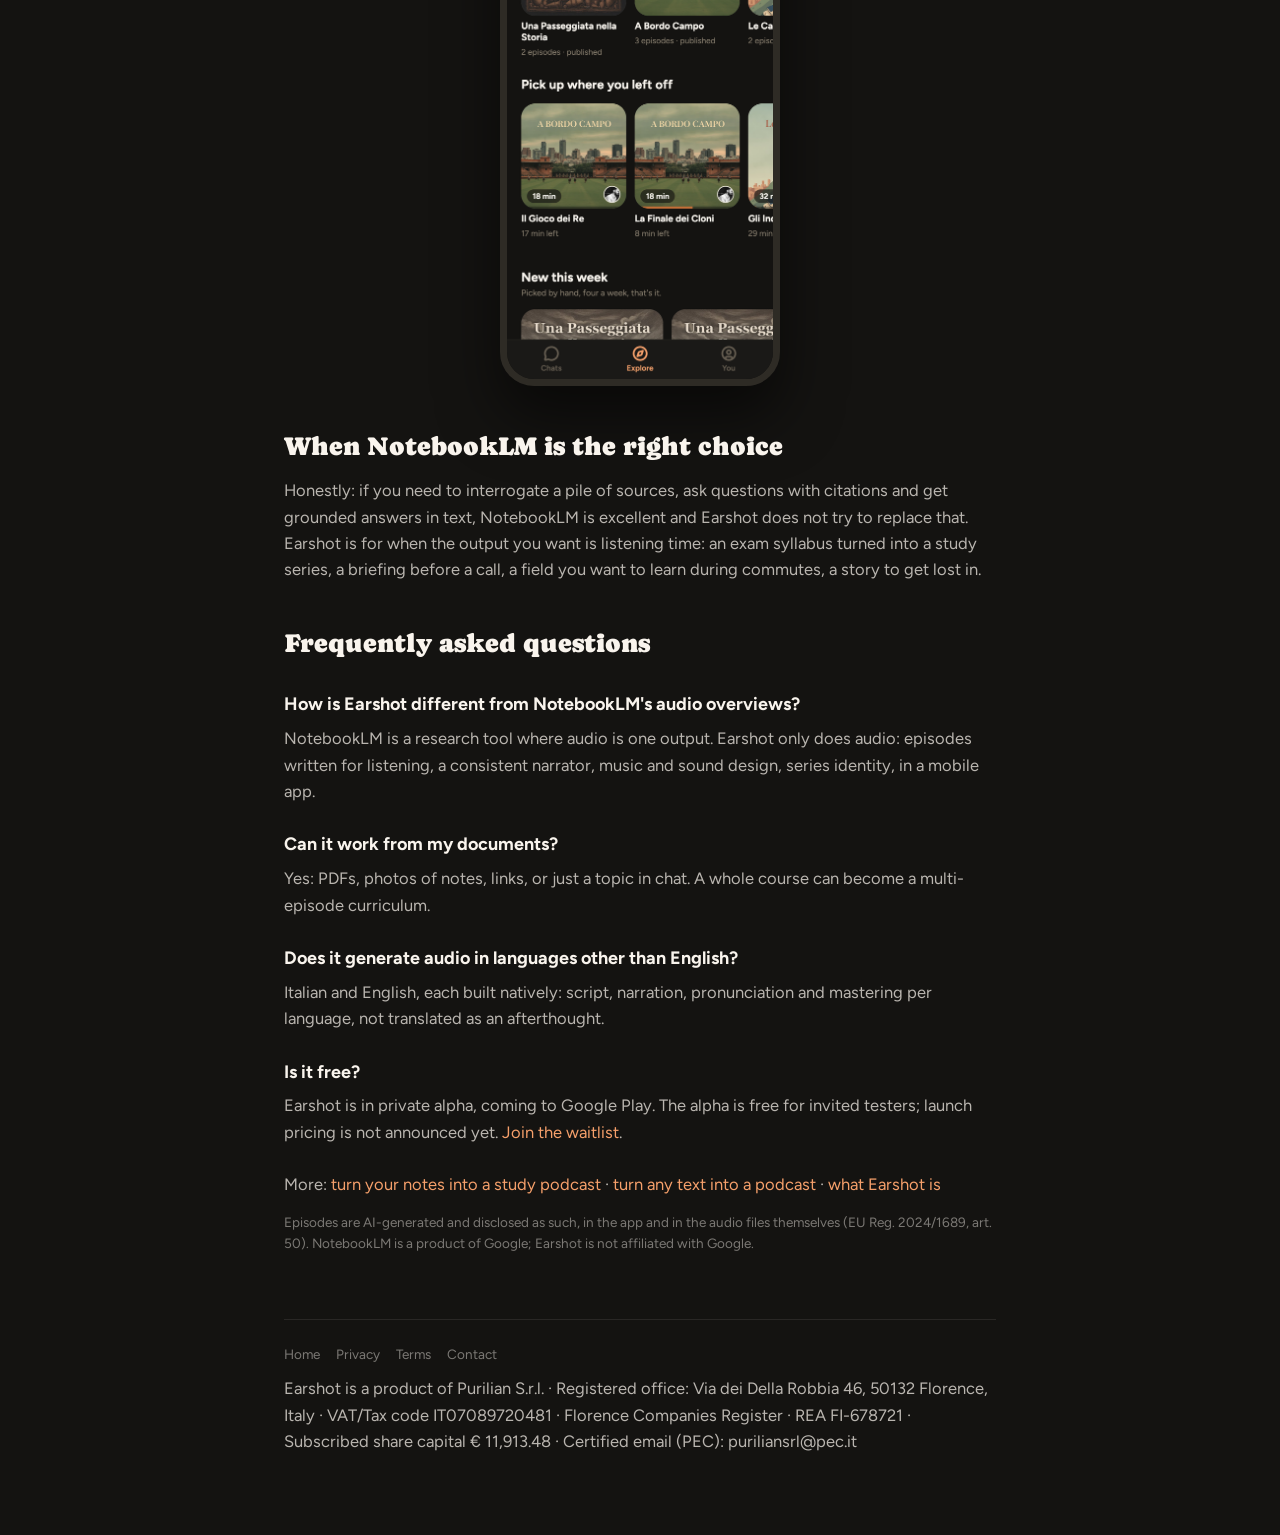
<file: notebooklm-alternative.html>
<!doctype html><html lang="en"><head><meta charset="utf-8"><meta name="viewport" content="width=device-width, initial-scale=1"><link rel="stylesheet" href="/style.css?v=6">
<title>NotebookLM Alternative for Studying by Listening | Earshot</title>
<meta name="description" content="Love NotebookLM's audio overviews but want real, produced episodes on your phone? Earshot is a mobile-first alternative built only for listening.">
<link rel="icon" type="image/png" href="/favicon.png">
<link rel="canonical" href="https://earshot.it/notebooklm-alternative.html">
<link rel="alternate" hreflang="it" href="https://earshot.it/notebooklm-alternativa.html">
<link rel="alternate" hreflang="en" href="https://earshot.it/notebooklm-alternative.html">
<meta property="og:title" content="NotebookLM Alternative for Studying by Listening | Earshot">
<meta property="og:description" content="Earshot is a mobile-first NotebookLM alternative built only for audio: produced episodes with a real voice, music and series identity.">
<meta property="og:image" content="https://earshot.it/og.png"><meta property="og:url" content="https://earshot.it/notebooklm-alternative.html"><meta property="og:type" content="website"><meta name="twitter:card" content="summary_large_image">
<script type="application/ld+json">
{"@context":"https://schema.org","@type":"MobileApplication","name":"Earshot","operatingSystem":"ANDROID","url":"https://earshot.it/","installUrl":"https://play.google.com/store/apps/details?id=com.purilian.earshot","description":"Chat-driven personal audio studio: turn notes, PDFs or any topic into produced podcast episodes, narrated and scored by an AI producer."}
</script>
<script type="application/ld+json">
{"@context":"https://schema.org","@type":"FAQPage","mainEntity":[
{"@type":"Question","name":"How is Earshot different from NotebookLM's audio overviews?","acceptedAnswer":{"@type":"Answer","text":"NotebookLM is a research tool where audio is one of several outputs. Earshot only does audio: episodes are written for listening, narrated with a consistent voice, scored with music and sound design, and organized into series that keep their identity episode after episode. It is a mobile app first, designed around the moments you actually listen."}},
{"@type":"Question","name":"Can Earshot work from my documents like NotebookLM does?","acceptedAnswer":{"@type":"Answer","text":"Yes. Bring PDFs, photos of notes, links, or just a topic in chat. The producer builds episodes from your material, and a whole course or field can become a multi-episode curriculum."}},
{"@type":"Question","name":"Does Earshot generate audio in languages other than English?","acceptedAnswer":{"@type":"Answer","text":"Earshot produces episodes in Italian and English with equal care: script, narration, pronunciation and mastering are all built per language, not translated as an afterthought."}},
{"@type":"Question","name":"Is Earshot free like NotebookLM?","acceptedAnswer":{"@type":"Answer","text":"Earshot is in private alpha and coming to Google Play. The alpha is free for invited testers; launch pricing has not been announced yet. Join the waitlist by email to get access as it opens up."}}
]}
</script>
</head><body><div class="wrap">
<div class="lang"><a href="/notebooklm-alternativa.html">Italiano</a></div>
<div class="mark"><div class="ring"></div><div class="dot"></div></div>
<h1 class="word" style="font-size:44px">A NotebookLM alternative built for listening</h1>
<p class="tag" style="margin-top:10px">NotebookLM is a research notebook where audio is one feature among many. Earshot starts from the opposite end: it only makes audio, and makes it properly. Your notes, PDFs or any topic become produced episodes, with a real narrative voice, music, sound design and a series identity, in a mobile app designed around the moments you actually listen.</p>
<form class="waitlist" id="waitlist-form" autocomplete="on">
<input type="email" name="email" required placeholder="Your email" aria-label="Your email">
<select name="interest" aria-label="How will you use it? (optional)"><option value="">How will you use it? (optional)</option><option value="study">For studying</option><option value="work">For work</option><option value="curiosity">Out of curiosity</option></select>
<input class="hp" type="text" name="website" tabindex="-1" autocomplete="off">
<button class="cta-btn" type="submit">Join the waitlist</button>
</form>
<p class="waitlist-msg" id="waitlist-msg" aria-live="polite"></p>
<h2>Hear what a produced episode sounds like</h2>
<div class="sample">
<img src="/img/series/sky.jpg" alt="Cover art of the series The House Built on the Sky, generated by Earshot" loading="lazy">
<div class="sample-info">
<b>The House Built on the Sky · Ep. 1, The Impossible Cable</b>
<span>75 seconds from a real episode: a consistent narrative voice, music and sound design. This is what we mean by audio-first.</span>
<audio controls preload="none" src="/audio/sample-sky.m4a"></audio>
</div>
</div>
<script type="application/ld+json">
{"@context":"https://schema.org","@type":"AudioObject","name":"The House Built on the Sky, Ep. 1: The Impossible Cable (excerpt)","contentUrl":"https://earshot.it/audio/sample-sky.m4a","encodingFormat":"audio/mp4","duration":"PT1M15S","inLanguage":"en","description":"Excerpt of an episode produced by Earshot: writing, narration, music and sound design generated with AI and disclosed as such."}
</script>

<span class="badge" style="margin-left:12px">Private alpha · coming to Google Play</span>

<h2>Where the two tools differ</h2>
<div class="cards">
<div class="card"><b>Audio-first, not audio-also</b><span>Every Earshot episode is written for the ear: essay structure, recaps, pacing. Not a summary that happens to be spoken.</span></div>
<div class="card"><b>A show, not a clip</b><span>Series keep their voice, music and announcement over time. Episode 7 sounds like episode 1, which makes long material followable.</span></div>
<div class="card"><b>On your phone</b><span>Chat to create, player with word-synced transcript, push when an episode is ready. Built for commutes, not desktops.</span></div>
</div>

<img class="shot" src="/img/hero-explore-en.png" alt="Earshot's Explore screen with produced audio series, an audio-first NotebookLM alternative" loading="lazy">

<h2>When NotebookLM is the right choice</h2>
<p>Honestly: if you need to interrogate a pile of sources, ask questions with citations and get grounded answers in text, NotebookLM is excellent and Earshot does not try to replace that. Earshot is for when the output you want is listening time: an exam syllabus turned into a study series, a briefing before a call, a field you want to learn during commutes, a story to get lost in.</p>

<h2>Frequently asked questions</h2>
<h3>How is Earshot different from NotebookLM's audio overviews?</h3>
<p>NotebookLM is a research tool where audio is one output. Earshot only does audio: episodes written for listening, a consistent narrator, music and sound design, series identity, in a mobile app.</p>
<h3>Can it work from my documents?</h3>
<p>Yes: PDFs, photos of notes, links, or just a topic in chat. A whole course can become a multi-episode curriculum.</p>
<h3>Does it generate audio in languages other than English?</h3>
<p>Italian and English, each built natively: script, narration, pronunciation and mastering per language, not translated as an afterthought.</p>
<h3>Is it free?</h3>
<p>Earshot is in private alpha, coming to Google Play. The alpha is free for invited testers; launch pricing is not announced yet. <a href="mailto:service@purilian.com?subject=Earshot%20waitlist">Join the waitlist</a>.</p>

<p style="margin-top:26px">More: <a href="/ai-study-podcast-generator.html">turn your notes into a study podcast</a> · <a href="/text-to-podcast.html">turn any text into a podcast</a> · <a href="/en.html">what Earshot is</a></p>

<p style="margin-top:14px;font-size:13.5px;color:var(--ink3)">Episodes are AI-generated and disclosed as such, in the app and in the audio files themselves (EU Reg. 2024/1689, art. 50). NotebookLM is a product of Google; Earshot is not affiliated with Google.</p>
<footer>
<a href="/en.html">Home</a><a href="/privacy.html">Privacy</a><a href="/terms.html">Terms</a><a href="mailto:service@purilian.com">Contact</a>
<p style="margin-top:10px">Earshot is a product of Purilian S.r.l. · Registered office: Via dei Della Robbia 46, 50132 Florence, Italy · VAT/Tax code IT07089720481 · Florence Companies Register · REA FI-678721 · Subscribed share capital € 11,913.48 · Certified email (PEC): puriliansrl@pec.it</p>
</footer>
</div><script type='module' src='https://static.cloudflareinsights.com/beacon.min.js' data-cf-beacon='{"token": "9274617eed044f3c8cafb4d5be8f2de0"}'></script><script>
(function () {
  var form = document.getElementById('waitlist-form');
  var msg = document.getElementById('waitlist-msg');
  form.addEventListener('submit', function (e) {
    e.preventDefault();
    if (form.website.value) return;
    var btn = form.querySelector('button'); btn.disabled = true;
    fetch('https://retcklfcyrlvignaphgi.supabase.co/rest/v1/waitlist', {
      method: 'POST',
      headers: { 'apikey': 'sb_publishable_OaO1tNPHDQhSf4b9LvtSbg_q1YdFQu9', 'Content-Type': 'application/json', 'Prefer': 'return=minimal' },
      body: JSON.stringify({ email: form.email.value.trim(), interest: form.interest.value || null, locale: document.documentElement.lang, source_page: location.pathname })
    }).then(function (r) {
      if (r.status === 201) { msg.textContent = "Done! We'll let you know as Earshot opens up."; form.reset(); }
      else if (r.status === 409) { msg.textContent = "You're already on the list!"; }
      else { msg.textContent = 'Something went wrong. Email us: service@purilian.com'; }
      btn.disabled = false;
    }).catch(function () { msg.textContent = 'Something went wrong. Email us: service@purilian.com'; btn.disabled = false; });
  });
})();
</script></body></html>
</file>
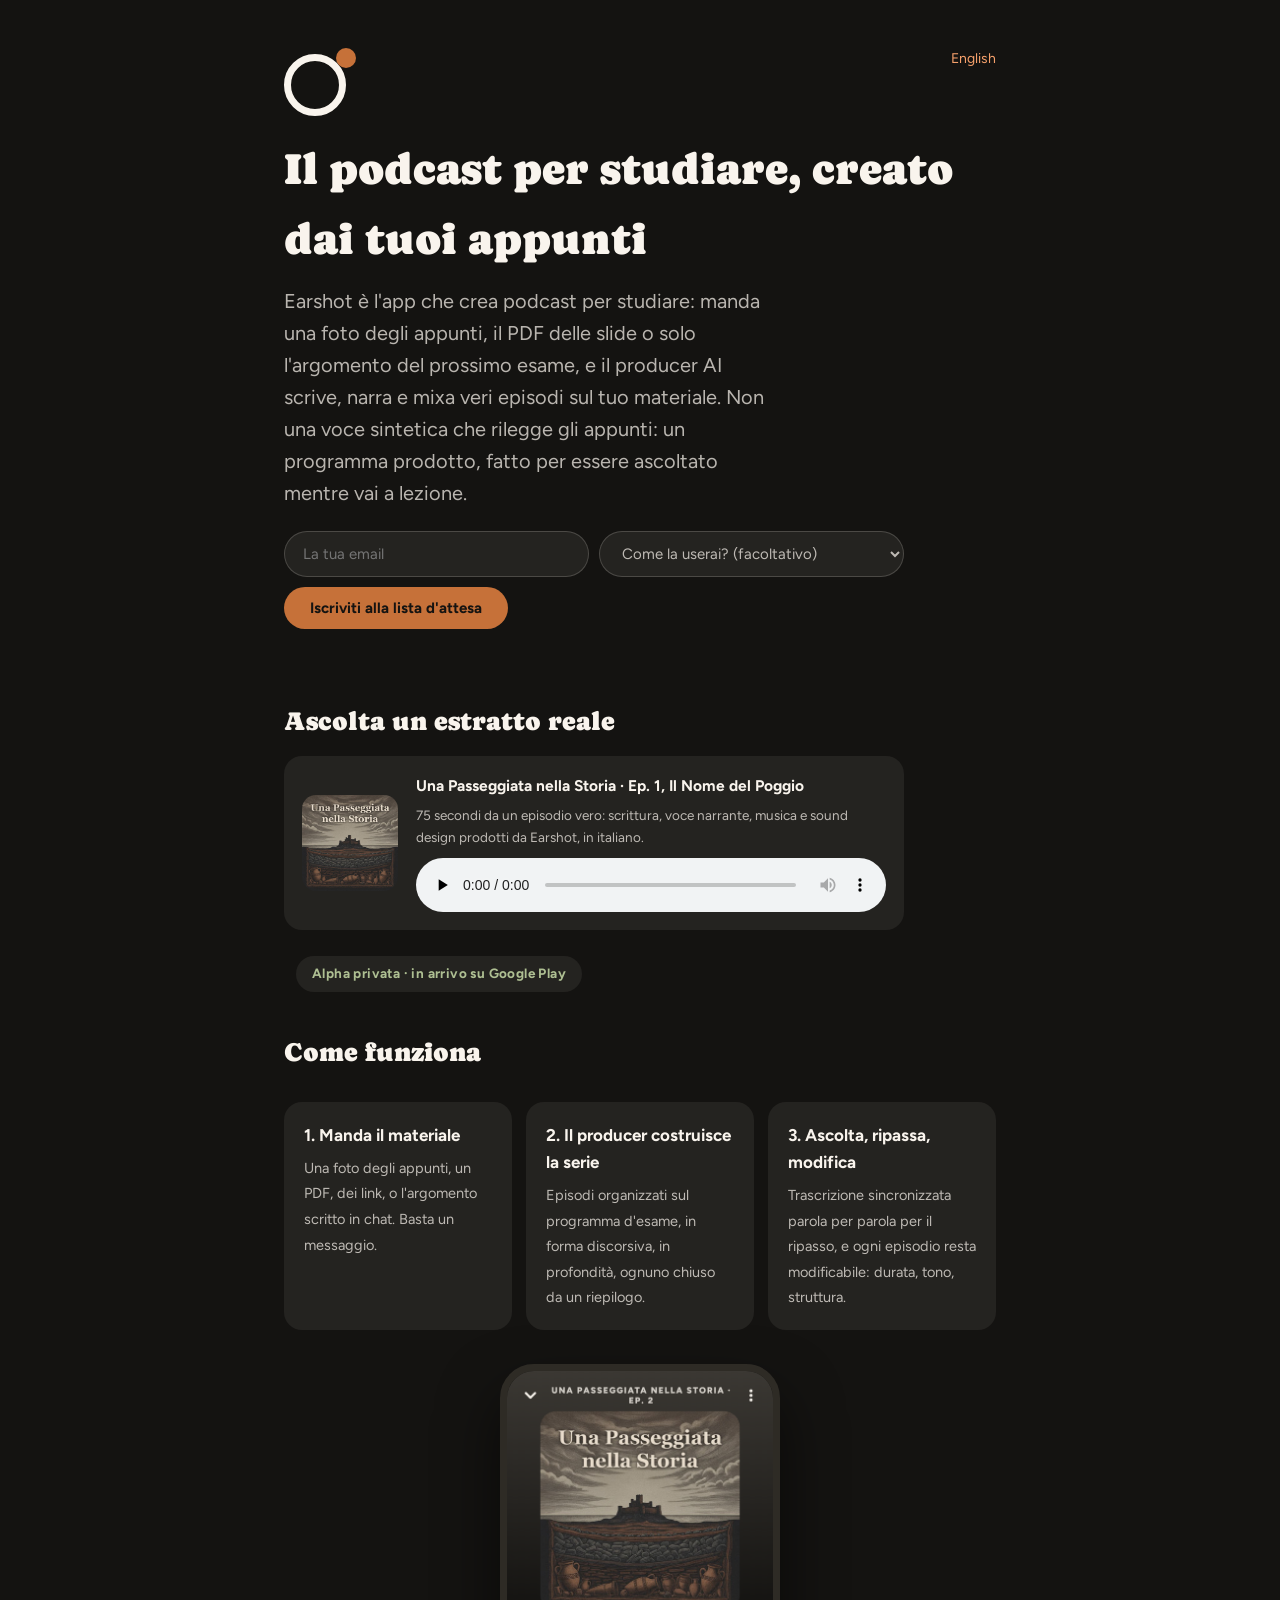
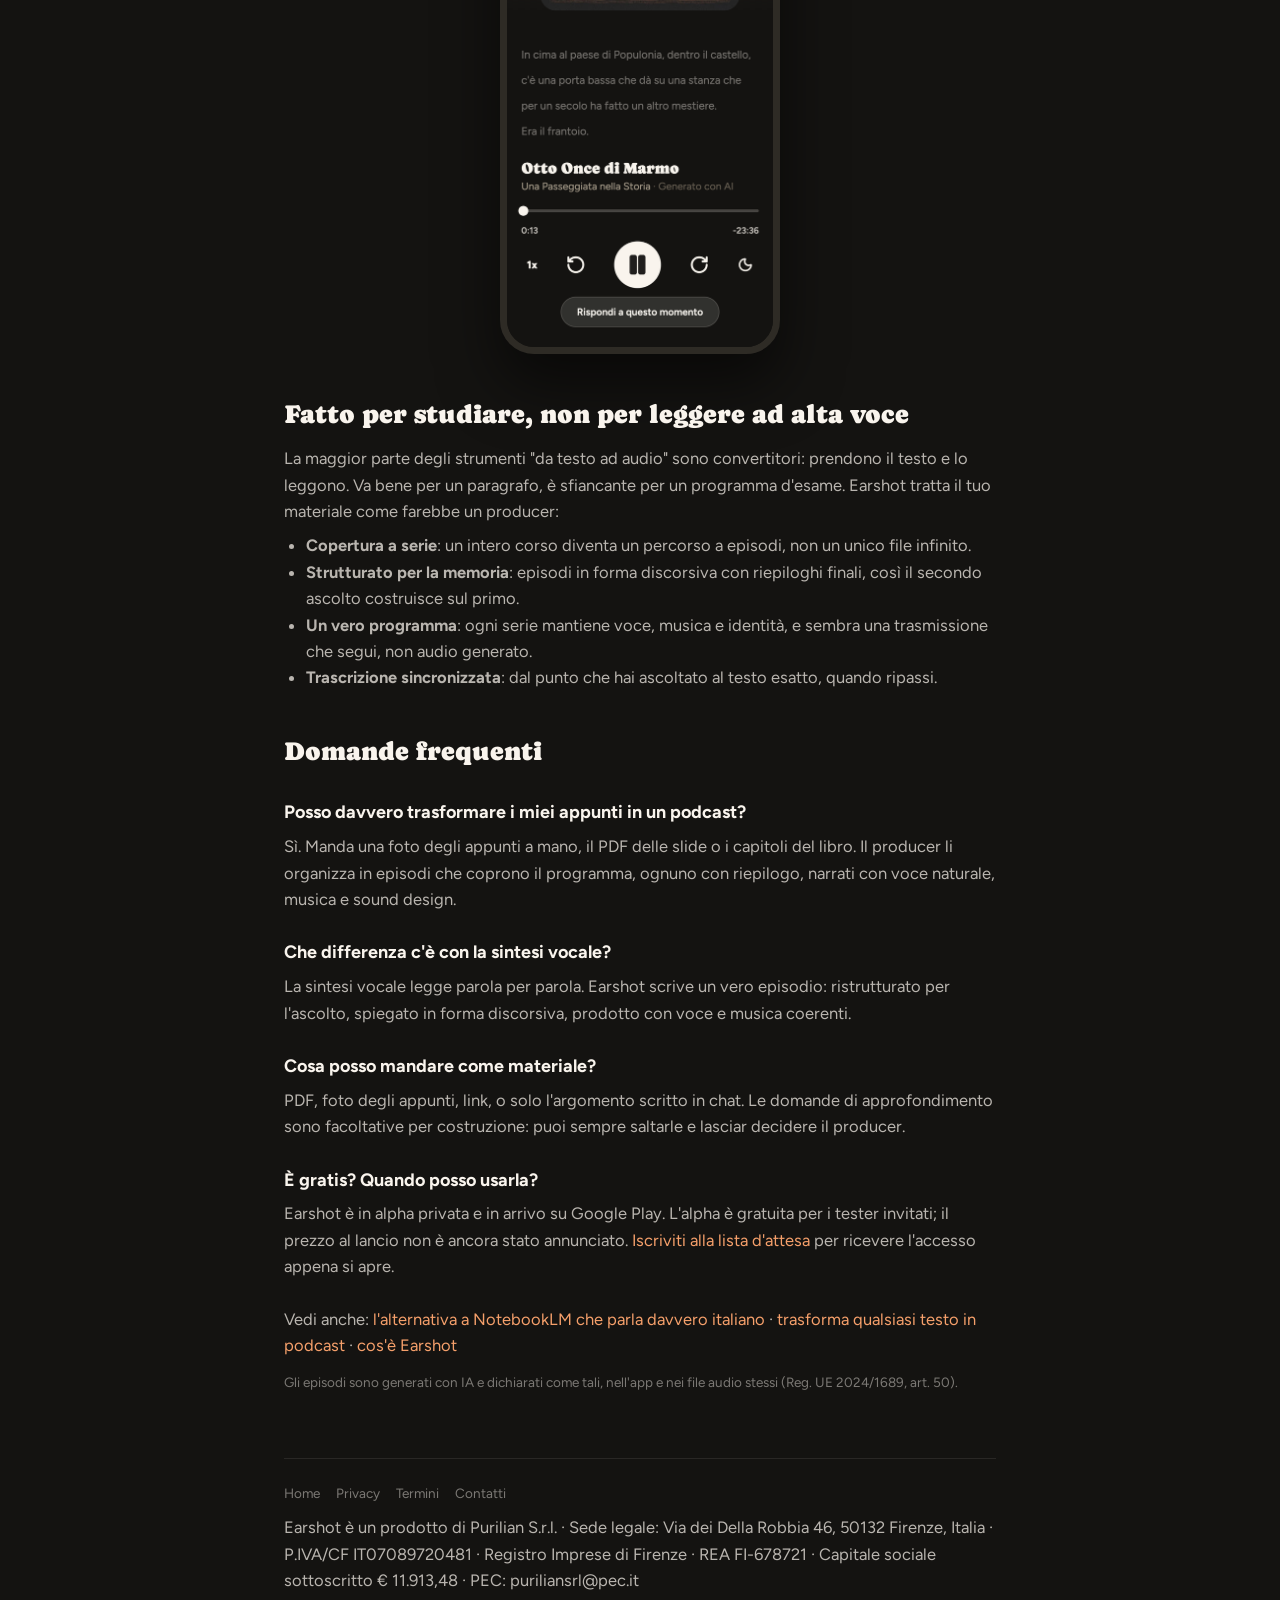
<file: podcast-per-studiare.html>
<!doctype html><html lang="it"><head><meta charset="utf-8"><meta name="viewport" content="width=device-width, initial-scale=1"><link rel="stylesheet" href="/style.css?v=6">
<title>L'app che crea podcast per studiare dai tuoi appunti | Earshot</title>
<meta name="description" content="Trasforma appunti, PDF e slide in veri episodi podcast per studiare: scritti, narrati e musicati da un producer AI. Iscriviti alla lista d'attesa di Earshot.">
<link rel="icon" type="image/png" href="/favicon.png">
<link rel="canonical" href="https://earshot.it/podcast-per-studiare.html">
<link rel="alternate" hreflang="en" href="https://earshot.it/ai-study-podcast-generator.html">
<link rel="alternate" hreflang="it" href="https://earshot.it/podcast-per-studiare.html">
<meta property="og:title" content="L'app che crea podcast per studiare dai tuoi appunti | Earshot">
<meta property="og:description" content="Manda una foto degli appunti o il PDF delle slide: Earshot li trasforma in un podcast per studiare, fatto su misura per te.">
<meta property="og:image" content="https://earshot.it/og.png"><meta property="og:url" content="https://earshot.it/podcast-per-studiare.html"><meta property="og:type" content="website"><meta name="twitter:card" content="summary_large_image">
<script type="application/ld+json">
{"@context":"https://schema.org","@type":"MobileApplication","name":"Earshot","operatingSystem":"ANDROID","applicationCategory":"EducationApplication","url":"https://earshot.it/","installUrl":"https://play.google.com/store/apps/details?id=com.purilian.earshot","inLanguage":"it","description":"Studio audio personale in chat: trasforma appunti, PDF o qualsiasi argomento in episodi podcast prodotti, narrati e musicati da un producer AI."}
</script>
<script type="application/ld+json">
{"@context":"https://schema.org","@type":"FAQPage","mainEntity":[
{"@type":"Question","name":"Posso davvero trasformare i miei appunti in un podcast?","acceptedAnswer":{"@type":"Answer","text":"Sì. Manda a Earshot una foto degli appunti scritti a mano, il PDF delle slide o i capitoli del libro. Il producer AI organizza il materiale in episodi che coprono il programma, ognuno con un riepilogo finale, e li narra con voce naturale, musica e sound design."}},
{"@type":"Question","name":"Che differenza c'è con le app che leggono i testi ad alta voce?","acceptedAnswer":{"@type":"Answer","text":"La sintesi vocale legge gli appunti parola per parola. Earshot invece scrive un vero episodio: ristruttura il materiale per l'ascolto, lo spiega in forma discorsiva, aggiunge riepiloghi e lo produce con voce e musica coerenti, così l'episodio 7 suona come l'episodio 1."}},
{"@type":"Question","name":"Cosa posso mandare come materiale di studio?","acceptedAnswer":{"@type":"Answer","text":"PDF, foto degli appunti, link, oppure semplicemente l'argomento dell'esame scritto in chat. Basta un messaggio per iniziare; il producer fa domande solo quando migliorerebbero davvero il risultato, e puoi sempre saltarle."}},
{"@type":"Question","name":"È gratis? Quando posso usarla?","acceptedAnswer":{"@type":"Answer","text":"Earshot è in alpha privata e in arrivo su Google Play. L'alpha è gratuita per i tester invitati; il prezzo al lancio non è ancora stato annunciato. Iscriviti alla lista d'attesa via email per ricevere l'accesso appena si apre."}}
]}
</script>
</head><body><div class="wrap">
<div class="lang"><a href="/ai-study-podcast-generator.html">English</a></div>
<div class="mark"><div class="ring"></div><div class="dot"></div></div>
<h1 class="word" style="font-size:44px">Il podcast per studiare, creato dai tuoi appunti</h1>
<p class="tag" style="margin-top:10px">Earshot è l'app che crea podcast per studiare: manda una foto degli appunti, il PDF delle slide o solo l'argomento del prossimo esame, e il producer AI scrive, narra e mixa veri episodi sul tuo materiale. Non una voce sintetica che rilegge gli appunti: un programma prodotto, fatto per essere ascoltato mentre vai a lezione.</p>
<form class="waitlist" id="waitlist-form" autocomplete="on">
<input type="email" name="email" required placeholder="La tua email" aria-label="La tua email">
<select name="interest" aria-label="Come la userai? (facoltativo)"><option value="">Come la userai? (facoltativo)</option><option value="study">Per studiare</option><option value="work">Per lavoro</option><option value="curiosity">Per curiosità</option></select>
<input class="hp" type="text" name="website" tabindex="-1" autocomplete="off">
<button class="cta-btn" type="submit">Iscriviti alla lista d'attesa</button>
</form>
<p class="waitlist-msg" id="waitlist-msg" aria-live="polite"></p>
<h2>Ascolta un estratto reale</h2>
<div class="sample">
<img src="/img/series/storia.jpg" alt="Copertina della serie Una Passeggiata nella Storia, generata da Earshot" loading="lazy">
<div class="sample-info">
<b>Una Passeggiata nella Storia · Ep. 1, Il Nome del Poggio</b>
<span>75 secondi da un episodio vero: scrittura, voce narrante, musica e sound design prodotti da Earshot, in italiano.</span>
<audio controls preload="none" src="/audio/sample-storia.m4a"></audio>
</div>
</div>
<script type="application/ld+json">
{"@context":"https://schema.org","@type":"AudioObject","name":"Una Passeggiata nella Storia, Ep. 1: Il Nome del Poggio (estratto)","contentUrl":"https://earshot.it/audio/sample-storia.m4a","encodingFormat":"audio/mp4","duration":"PT1M15S","inLanguage":"it","description":"Estratto di un episodio prodotto da Earshot: scrittura, narrazione, musica e sound design generati con AI e dichiarati come tali."}
</script>

<span class="badge" style="margin-left:12px">Alpha privata · in arrivo su Google Play</span>

<h2>Come funziona</h2>
<div class="cards">
<div class="card"><b>1. Manda il materiale</b><span>Una foto degli appunti, un PDF, dei link, o l'argomento scritto in chat. Basta un messaggio.</span></div>
<div class="card"><b>2. Il producer costruisce la serie</b><span>Episodi organizzati sul programma d'esame, in forma discorsiva, in profondità, ognuno chiuso da un riepilogo.</span></div>
<div class="card"><b>3. Ascolta, ripassa, modifica</b><span>Trascrizione sincronizzata parola per parola per il ripasso, e ogni episodio resta modificabile: durata, tono, struttura.</span></div>
</div>

<img class="shot" src="/img/hero-player.png" alt="Il player di Earshot con un podcast per studiare generato dagli appunti, con trascrizione sincronizzata" loading="lazy">

<h2>Fatto per studiare, non per leggere ad alta voce</h2>
<p>La maggior parte degli strumenti "da testo ad audio" sono convertitori: prendono il testo e lo leggono. Va bene per un paragrafo, è sfiancante per un programma d'esame. Earshot tratta il tuo materiale come farebbe un producer:</p>
<ul>
<li><b>Copertura a serie</b>: un intero corso diventa un percorso a episodi, non un unico file infinito.</li>
<li><b>Strutturato per la memoria</b>: episodi in forma discorsiva con riepiloghi finali, così il secondo ascolto costruisce sul primo.</li>
<li><b>Un vero programma</b>: ogni serie mantiene voce, musica e identità, e sembra una trasmissione che segui, non audio generato.</li>
<li><b>Trascrizione sincronizzata</b>: dal punto che hai ascoltato al testo esatto, quando ripassi.</li>
</ul>

<h2>Domande frequenti</h2>
<h3>Posso davvero trasformare i miei appunti in un podcast?</h3>
<p>Sì. Manda una foto degli appunti a mano, il PDF delle slide o i capitoli del libro. Il producer li organizza in episodi che coprono il programma, ognuno con riepilogo, narrati con voce naturale, musica e sound design.</p>
<h3>Che differenza c'è con la sintesi vocale?</h3>
<p>La sintesi vocale legge parola per parola. Earshot scrive un vero episodio: ristrutturato per l'ascolto, spiegato in forma discorsiva, prodotto con voce e musica coerenti.</p>
<h3>Cosa posso mandare come materiale?</h3>
<p>PDF, foto degli appunti, link, o solo l'argomento scritto in chat. Le domande di approfondimento sono facoltative per costruzione: puoi sempre saltarle e lasciar decidere il producer.</p>
<h3>È gratis? Quando posso usarla?</h3>
<p>Earshot è in alpha privata e in arrivo su Google Play. L'alpha è gratuita per i tester invitati; il prezzo al lancio non è ancora stato annunciato. <a href="mailto:service@purilian.com?subject=Lista%20d%27attesa%20Earshot">Iscriviti alla lista d'attesa</a> per ricevere l'accesso appena si apre.</p>

<p style="margin-top:26px">Vedi anche: <a href="/notebooklm-alternativa.html">l'alternativa a NotebookLM che parla davvero italiano</a> · <a href="/testo-in-podcast.html">trasforma qualsiasi testo in podcast</a> · <a href="/">cos'è Earshot</a></p>

<p style="margin-top:14px;font-size:13.5px;color:var(--ink3)">Gli episodi sono generati con IA e dichiarati come tali, nell'app e nei file audio stessi (Reg. UE 2024/1689, art. 50).</p>
<footer>
<a href="/">Home</a><a href="/privacy.html">Privacy</a><a href="/terms.html">Termini</a><a href="mailto:service@purilian.com">Contatti</a>
<p style="margin-top:10px">Earshot è un prodotto di Purilian S.r.l. · Sede legale: Via dei Della Robbia 46, 50132 Firenze, Italia · P.IVA/CF IT07089720481 · Registro Imprese di Firenze · REA FI-678721 · Capitale sociale sottoscritto € 11.913,48 · PEC: puriliansrl@pec.it</p>
</footer>
</div><script type='module' src='https://static.cloudflareinsights.com/beacon.min.js' data-cf-beacon='{"token": "9274617eed044f3c8cafb4d5be8f2de0"}'></script><script>
(function () {
  var form = document.getElementById('waitlist-form');
  var msg = document.getElementById('waitlist-msg');
  form.addEventListener('submit', function (e) {
    e.preventDefault();
    if (form.website.value) return;
    var btn = form.querySelector('button'); btn.disabled = true;
    fetch('https://retcklfcyrlvignaphgi.supabase.co/rest/v1/waitlist', {
      method: 'POST',
      headers: { 'apikey': 'sb_publishable_OaO1tNPHDQhSf4b9LvtSbg_q1YdFQu9', 'Content-Type': 'application/json', 'Prefer': 'return=minimal' },
      body: JSON.stringify({ email: form.email.value.trim(), interest: form.interest.value || null, locale: document.documentElement.lang, source_page: location.pathname })
    }).then(function (r) {
      if (r.status === 201) { msg.textContent = 'Fatto! Ti avviseremo appena Earshot si apre.'; form.reset(); }
      else if (r.status === 409) { msg.textContent = 'Sei già in lista: ottimo!'; }
      else { msg.textContent = 'Qualcosa non ha funzionato. Scrivici: service@purilian.com'; }
      btn.disabled = false;
    }).catch(function () { msg.textContent = 'Qualcosa non ha funzionato. Scrivici: service@purilian.com'; btn.disabled = false; });
  });
})();
</script></body></html>
</file>
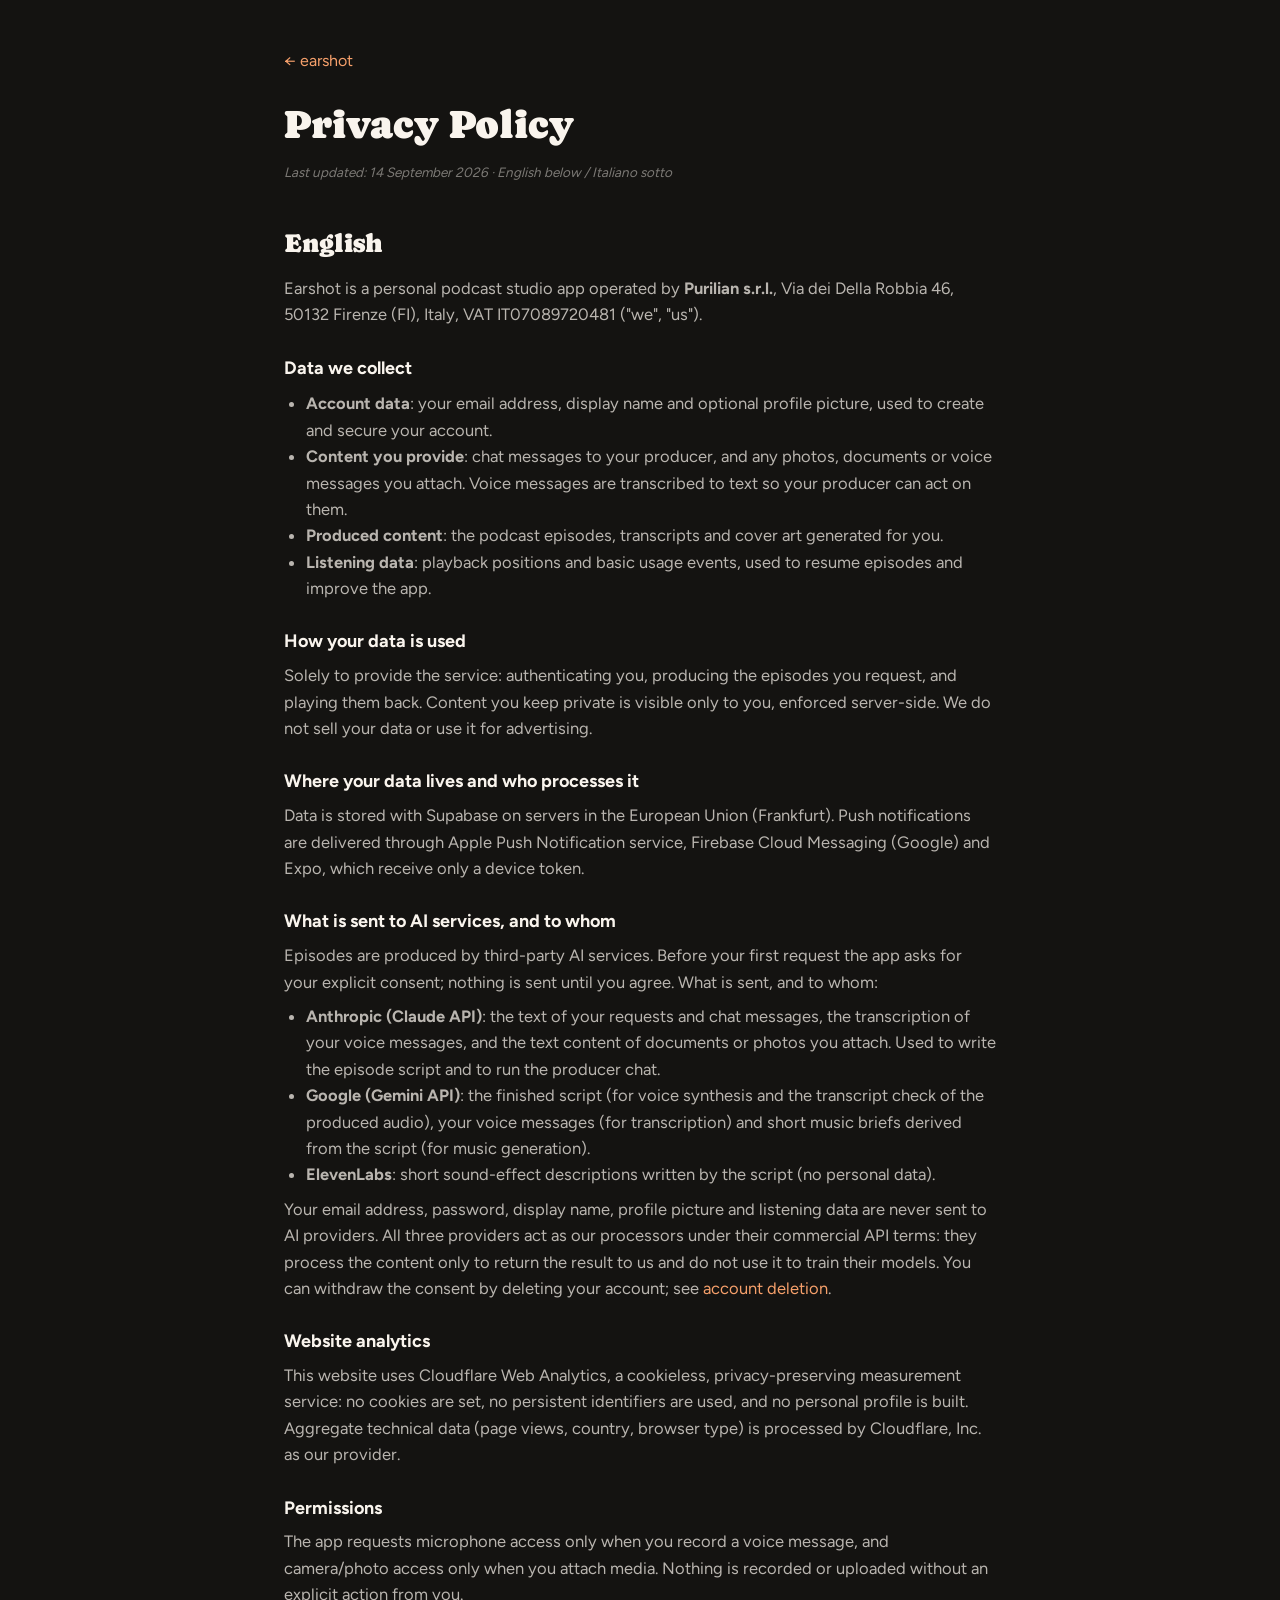
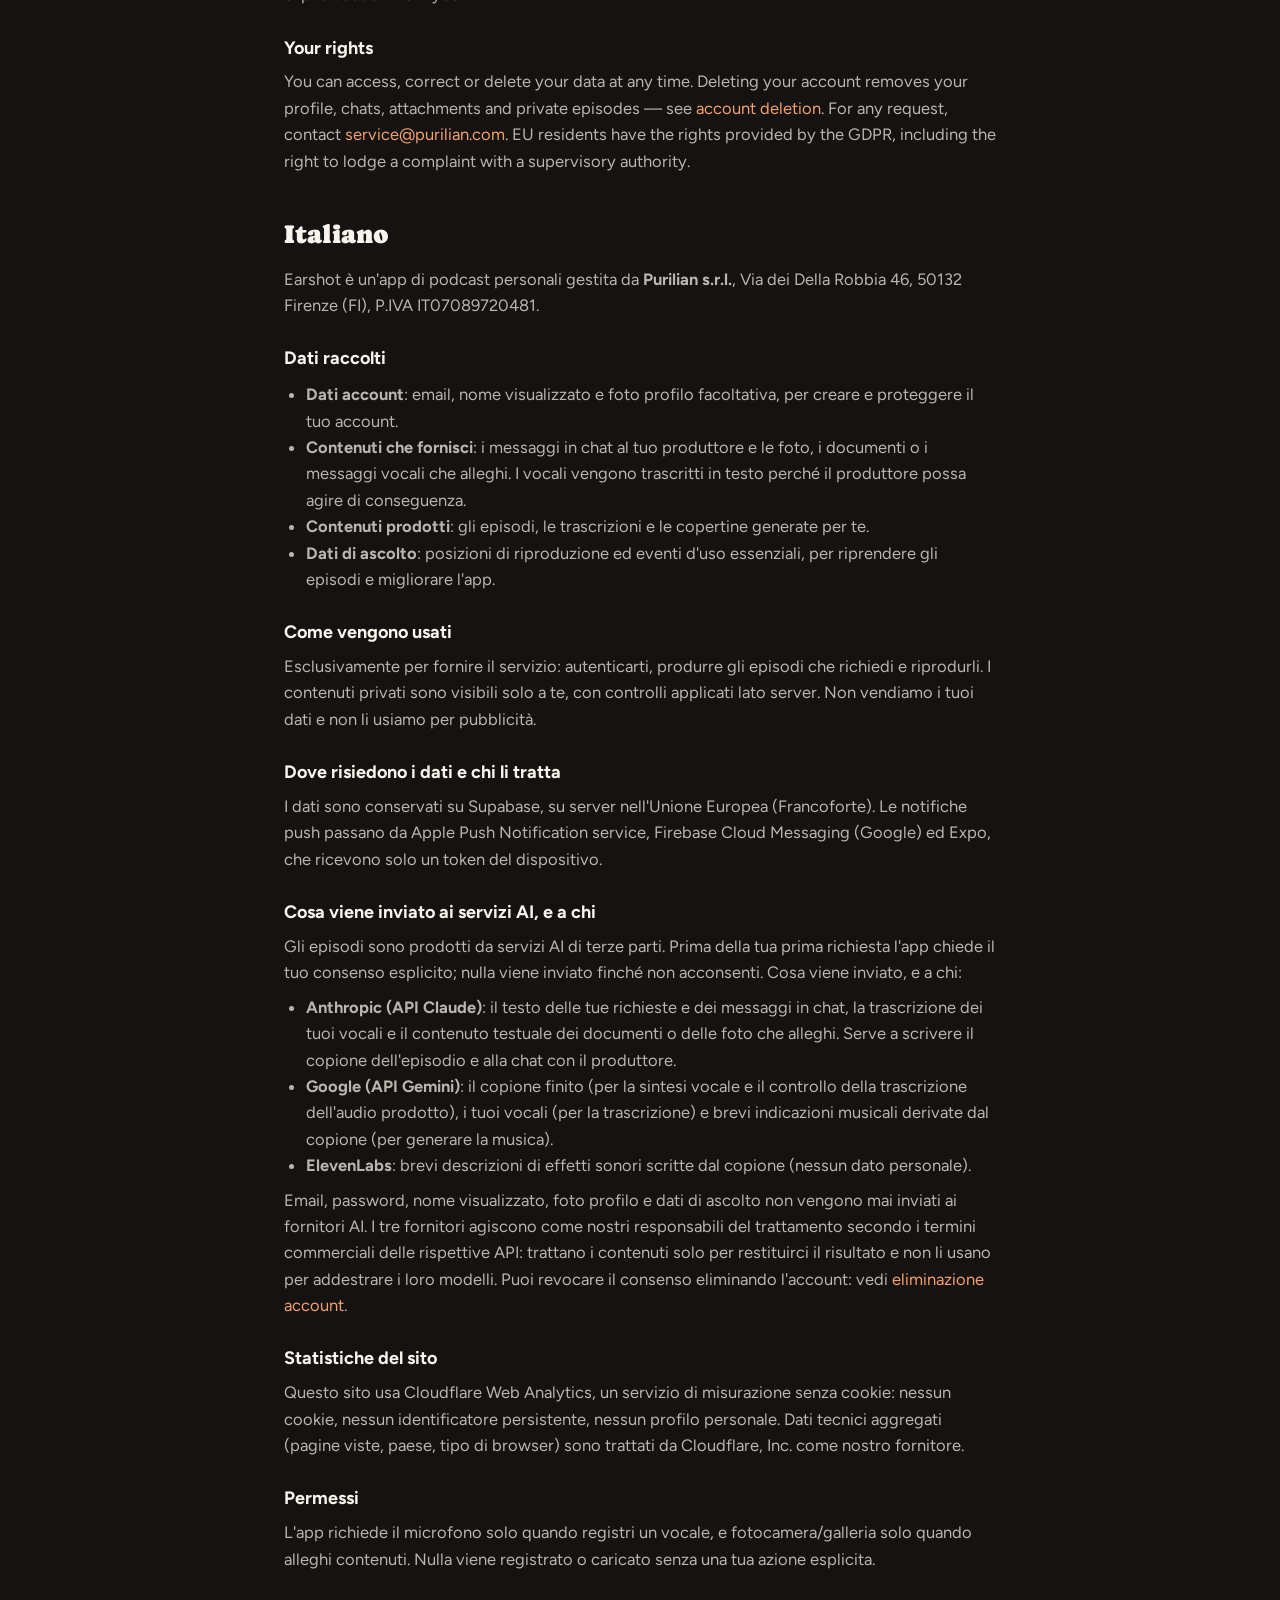
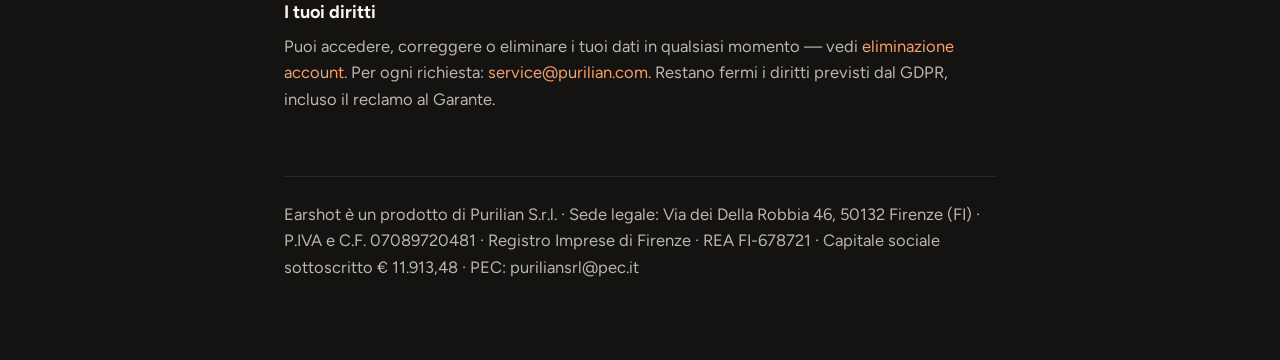
<file: privacy.html>
<!doctype html><html lang="en"><head><meta charset="utf-8"><meta name="viewport" content="width=device-width, initial-scale=1"><link rel="stylesheet" href="/style.css?v=3"><title>Earshot — Privacy Policy</title><link rel="icon" type="image/png" href="/favicon.png"></head><body><div class="wrap">
<a href="/">← earshot</a>
<h1 class="word" style="font-size:40px">Privacy Policy</h1>
<p class="updated">Last updated: 14 September 2026 · English below / Italiano sotto</p>

<h2>English</h2>
<p>Earshot is a personal podcast studio app operated by <b>Purilian s.r.l.</b>, Via dei Della Robbia 46, 50132 Firenze (FI), Italy, VAT IT07089720481 ("we", "us").</p>
<h3>Data we collect</h3>
<ul>
<li><b>Account data</b>: your email address, display name and optional profile picture, used to create and secure your account.</li>
<li><b>Content you provide</b>: chat messages to your producer, and any photos, documents or voice messages you attach. Voice messages are transcribed to text so your producer can act on them.</li>
<li><b>Produced content</b>: the podcast episodes, transcripts and cover art generated for you.</li>
<li><b>Listening data</b>: playback positions and basic usage events, used to resume episodes and improve the app.</li>
</ul>
<h3>How your data is used</h3>
<p>Solely to provide the service: authenticating you, producing the episodes you request, and playing them back. Content you keep private is visible only to you, enforced server-side. We do not sell your data or use it for advertising.</p>
<h3>Where your data lives and who processes it</h3>
<p>Data is stored with Supabase on servers in the European Union (Frankfurt). Push notifications are delivered through Apple Push Notification service, Firebase Cloud Messaging (Google) and Expo, which receive only a device token.</p>
<h3 id="ai">What is sent to AI services, and to whom</h3>
<p>Episodes are produced by third-party AI services. Before your first request the app asks for your explicit consent; nothing is sent until you agree. What is sent, and to whom:</p>
<ul>
<li><b>Anthropic (Claude API)</b>: the text of your requests and chat messages, the transcription of your voice messages, and the text content of documents or photos you attach. Used to write the episode script and to run the producer chat.</li>
<li><b>Google (Gemini API)</b>: the finished script (for voice synthesis and the transcript check of the produced audio), your voice messages (for transcription) and short music briefs derived from the script (for music generation).</li>
<li><b>ElevenLabs</b>: short sound-effect descriptions written by the script (no personal data).</li>
</ul>
<p>Your email address, password, display name, profile picture and listening data are never sent to AI providers. All three providers act as our processors under their commercial API terms: they process the content only to return the result to us and do not use it to train their models. You can withdraw the consent by deleting your account; see <a href="delete-account.html">account deletion</a>.</p>
<h3>Website analytics</h3>
<p>This website uses Cloudflare Web Analytics, a cookieless, privacy-preserving measurement service: no cookies are set, no persistent identifiers are used, and no personal profile is built. Aggregate technical data (page views, country, browser type) is processed by Cloudflare, Inc. as our provider.</p>
<h3>Permissions</h3>
<p>The app requests microphone access only when you record a voice message, and camera/photo access only when you attach media. Nothing is recorded or uploaded without an explicit action from you.</p>
<h3>Your rights</h3>
<p>You can access, correct or delete your data at any time. Deleting your account removes your profile, chats, attachments and private episodes — see <a href="/delete-account.html">account deletion</a>. For any request, contact <a href="mailto:service@purilian.com">service@purilian.com</a>. EU residents have the rights provided by the GDPR, including the right to lodge a complaint with a supervisory authority.</p>

<h2>Italiano</h2>
<p>Earshot è un'app di podcast personali gestita da <b>Purilian s.r.l.</b>, Via dei Della Robbia 46, 50132 Firenze (FI), P.IVA IT07089720481.</p>
<h3>Dati raccolti</h3>
<ul>
<li><b>Dati account</b>: email, nome visualizzato e foto profilo facoltativa, per creare e proteggere il tuo account.</li>
<li><b>Contenuti che fornisci</b>: i messaggi in chat al tuo produttore e le foto, i documenti o i messaggi vocali che alleghi. I vocali vengono trascritti in testo perché il produttore possa agire di conseguenza.</li>
<li><b>Contenuti prodotti</b>: gli episodi, le trascrizioni e le copertine generate per te.</li>
<li><b>Dati di ascolto</b>: posizioni di riproduzione ed eventi d'uso essenziali, per riprendere gli episodi e migliorare l'app.</li>
</ul>
<h3>Come vengono usati</h3>
<p>Esclusivamente per fornire il servizio: autenticarti, produrre gli episodi che richiedi e riprodurli. I contenuti privati sono visibili solo a te, con controlli applicati lato server. Non vendiamo i tuoi dati e non li usiamo per pubblicità.</p>
<h3>Dove risiedono i dati e chi li tratta</h3>
<p>I dati sono conservati su Supabase, su server nell'Unione Europea (Francoforte). Le notifiche push passano da Apple Push Notification service, Firebase Cloud Messaging (Google) ed Expo, che ricevono solo un token del dispositivo.</p>
<h3 id="ai-it">Cosa viene inviato ai servizi AI, e a chi</h3>
<p>Gli episodi sono prodotti da servizi AI di terze parti. Prima della tua prima richiesta l'app chiede il tuo consenso esplicito; nulla viene inviato finché non acconsenti. Cosa viene inviato, e a chi:</p>
<ul>
<li><b>Anthropic (API Claude)</b>: il testo delle tue richieste e dei messaggi in chat, la trascrizione dei tuoi vocali e il contenuto testuale dei documenti o delle foto che alleghi. Serve a scrivere il copione dell'episodio e alla chat con il produttore.</li>
<li><b>Google (API Gemini)</b>: il copione finito (per la sintesi vocale e il controllo della trascrizione dell'audio prodotto), i tuoi vocali (per la trascrizione) e brevi indicazioni musicali derivate dal copione (per generare la musica).</li>
<li><b>ElevenLabs</b>: brevi descrizioni di effetti sonori scritte dal copione (nessun dato personale).</li>
</ul>
<p>Email, password, nome visualizzato, foto profilo e dati di ascolto non vengono mai inviati ai fornitori AI. I tre fornitori agiscono come nostri responsabili del trattamento secondo i termini commerciali delle rispettive API: trattano i contenuti solo per restituirci il risultato e non li usano per addestrare i loro modelli. Puoi revocare il consenso eliminando l'account: vedi <a href="delete-account.html">eliminazione account</a>.</p>
<h3>Statistiche del sito</h3>
<p>Questo sito usa Cloudflare Web Analytics, un servizio di misurazione senza cookie: nessun cookie, nessun identificatore persistente, nessun profilo personale. Dati tecnici aggregati (pagine viste, paese, tipo di browser) sono trattati da Cloudflare, Inc. come nostro fornitore.</p>
<h3>Permessi</h3>
<p>L'app richiede il microfono solo quando registri un vocale, e fotocamera/galleria solo quando alleghi contenuti. Nulla viene registrato o caricato senza una tua azione esplicita.</p>
<h3>I tuoi diritti</h3>
<p>Puoi accedere, correggere o eliminare i tuoi dati in qualsiasi momento — vedi <a href="/delete-account.html">eliminazione account</a>. Per ogni richiesta: <a href="mailto:service@purilian.com">service@purilian.com</a>. Restano fermi i diritti previsti dal GDPR, incluso il reclamo al Garante.</p>
<footer><p>Earshot è un prodotto di Purilian S.r.l. · Sede legale: Via dei Della Robbia 46, 50132 Firenze (FI) · P.IVA e C.F. 07089720481 · Registro Imprese di Firenze · REA FI-678721 · Capitale sociale sottoscritto € 11.913,48 · PEC: puriliansrl@pec.it</p></footer>
</div><!-- Cloudflare Web Analytics (cookieless) --><script type='module' src='https://static.cloudflareinsights.com/beacon.min.js' data-cf-beacon='{"token": "9274617eed044f3c8cafb4d5be8f2de0"}'></script></body></html>
</file>
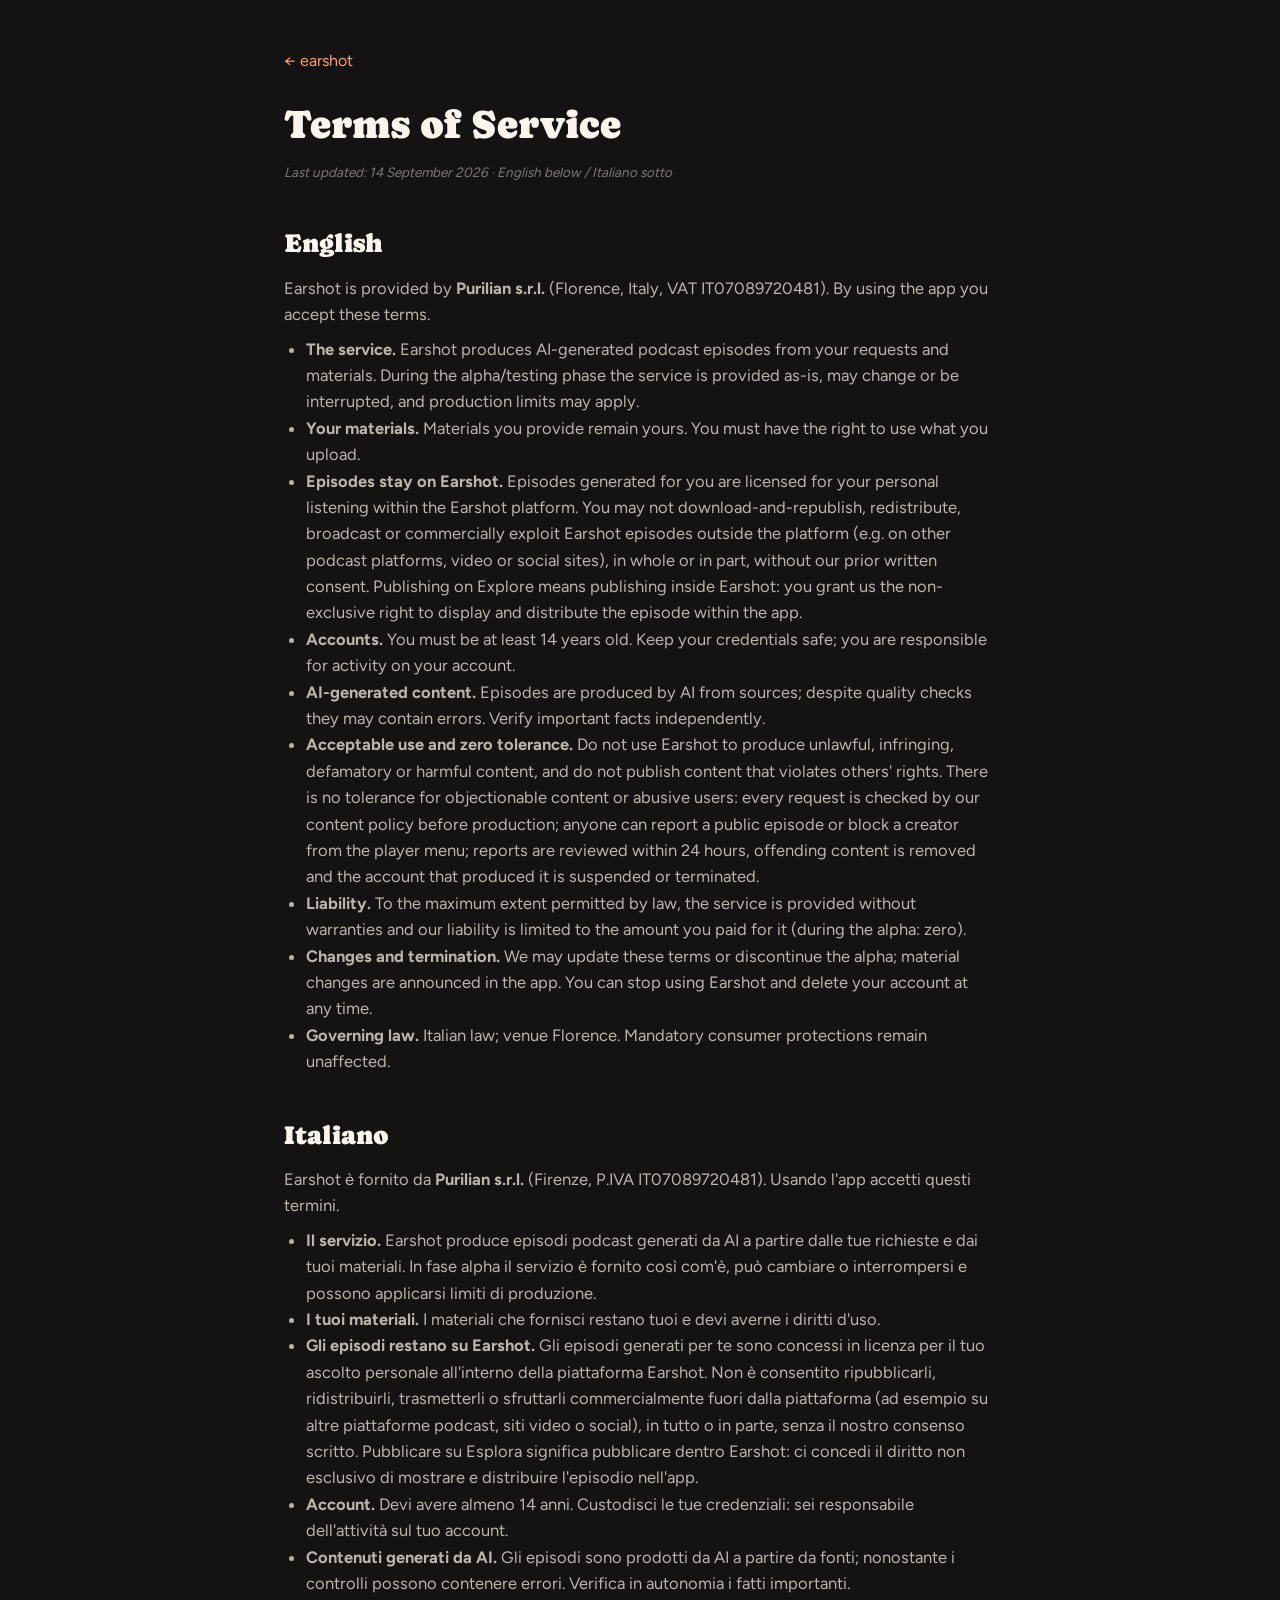
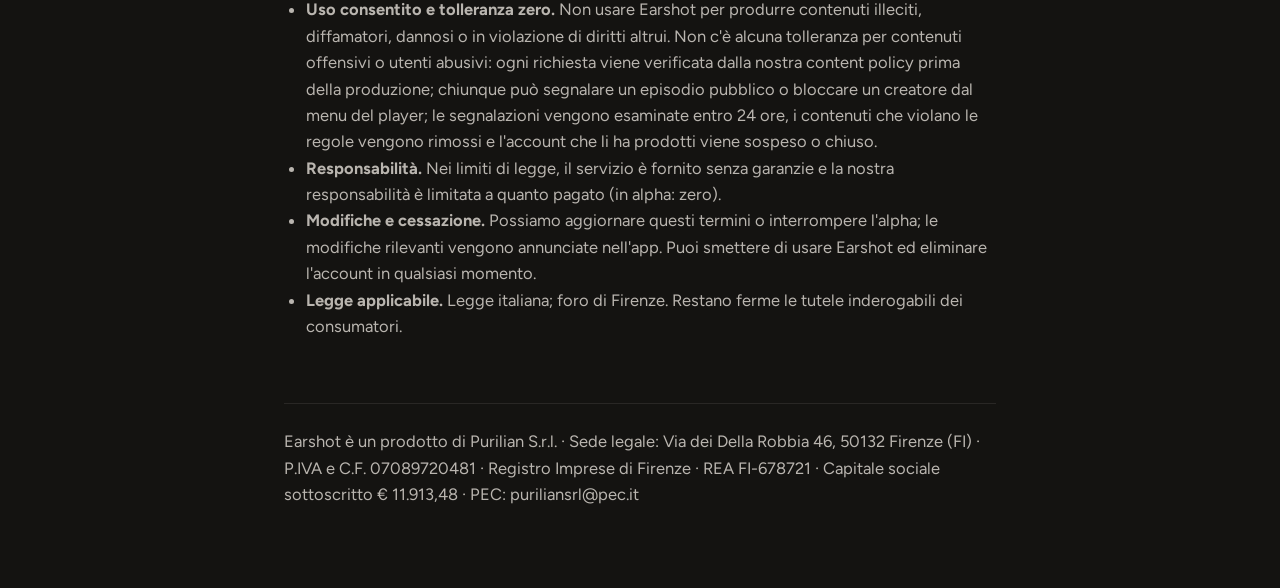
<file: terms.html>
<!doctype html><html lang="en"><head><meta charset="utf-8"><meta name="viewport" content="width=device-width, initial-scale=1"><link rel="stylesheet" href="/style.css?v=3"><title>Earshot — Terms of Service</title><link rel="icon" type="image/png" href="/favicon.png"></head><body><div class="wrap">
<a href="/">← earshot</a>
<h1 class="word" style="font-size:40px">Terms of Service</h1>
<p class="updated">Last updated: 14 September 2026 · English below / Italiano sotto</p>
<h2>English</h2>
<p>Earshot is provided by <b>Purilian s.r.l.</b> (Florence, Italy, VAT IT07089720481). By using the app you accept these terms.</p>
<ul>
<li><b>The service.</b> Earshot produces AI-generated podcast episodes from your requests and materials. During the alpha/testing phase the service is provided as-is, may change or be interrupted, and production limits may apply.</li>
<li><b>Your materials.</b> Materials you provide remain yours. You must have the right to use what you upload.</li>
<li><b>Episodes stay on Earshot.</b> Episodes generated for you are licensed for your personal listening within the Earshot platform. You may not download-and-republish, redistribute, broadcast or commercially exploit Earshot episodes outside the platform (e.g. on other podcast platforms, video or social sites), in whole or in part, without our prior written consent. Publishing on Explore means publishing inside Earshot: you grant us the non-exclusive right to display and distribute the episode within the app.</li>
<li><b>Accounts.</b> You must be at least 14 years old. Keep your credentials safe; you are responsible for activity on your account.</li>
<li><b>AI-generated content.</b> Episodes are produced by AI from sources; despite quality checks they may contain errors. Verify important facts independently.</li>
<li><b>Acceptable use and zero tolerance.</b> Do not use Earshot to produce unlawful, infringing, defamatory or harmful content, and do not publish content that violates others' rights. There is no tolerance for objectionable content or abusive users: every request is checked by our content policy before production; anyone can report a public episode or block a creator from the player menu; reports are reviewed within 24 hours, offending content is removed and the account that produced it is suspended or terminated.</li>
<li><b>Liability.</b> To the maximum extent permitted by law, the service is provided without warranties and our liability is limited to the amount you paid for it (during the alpha: zero).</li>
<li><b>Changes and termination.</b> We may update these terms or discontinue the alpha; material changes are announced in the app. You can stop using Earshot and delete your account at any time.</li>
<li><b>Governing law.</b> Italian law; venue Florence. Mandatory consumer protections remain unaffected.</li>
</ul>
<h2>Italiano</h2>
<p>Earshot è fornito da <b>Purilian s.r.l.</b> (Firenze, P.IVA IT07089720481). Usando l'app accetti questi termini.</p>
<ul>
<li><b>Il servizio.</b> Earshot produce episodi podcast generati da AI a partire dalle tue richieste e dai tuoi materiali. In fase alpha il servizio è fornito così com'è, può cambiare o interrompersi e possono applicarsi limiti di produzione.</li>
<li><b>I tuoi materiali.</b> I materiali che fornisci restano tuoi e devi averne i diritti d'uso.</li>
<li><b>Gli episodi restano su Earshot.</b> Gli episodi generati per te sono concessi in licenza per il tuo ascolto personale all'interno della piattaforma Earshot. Non è consentito ripubblicarli, ridistribuirli, trasmetterli o sfruttarli commercialmente fuori dalla piattaforma (ad esempio su altre piattaforme podcast, siti video o social), in tutto o in parte, senza il nostro consenso scritto. Pubblicare su Esplora significa pubblicare dentro Earshot: ci concedi il diritto non esclusivo di mostrare e distribuire l'episodio nell'app.</li>
<li><b>Account.</b> Devi avere almeno 14 anni. Custodisci le tue credenziali: sei responsabile dell'attività sul tuo account.</li>
<li><b>Contenuti generati da AI.</b> Gli episodi sono prodotti da AI a partire da fonti; nonostante i controlli possono contenere errori. Verifica in autonomia i fatti importanti.</li>
<li><b>Uso consentito e tolleranza zero.</b> Non usare Earshot per produrre contenuti illeciti, diffamatori, dannosi o in violazione di diritti altrui. Non c'è alcuna tolleranza per contenuti offensivi o utenti abusivi: ogni richiesta viene verificata dalla nostra content policy prima della produzione; chiunque può segnalare un episodio pubblico o bloccare un creatore dal menu del player; le segnalazioni vengono esaminate entro 24 ore, i contenuti che violano le regole vengono rimossi e l'account che li ha prodotti viene sospeso o chiuso.</li>
<li><b>Responsabilità.</b> Nei limiti di legge, il servizio è fornito senza garanzie e la nostra responsabilità è limitata a quanto pagato (in alpha: zero).</li>
<li><b>Modifiche e cessazione.</b> Possiamo aggiornare questi termini o interrompere l'alpha; le modifiche rilevanti vengono annunciate nell'app. Puoi smettere di usare Earshot ed eliminare l'account in qualsiasi momento.</li>
<li><b>Legge applicabile.</b> Legge italiana; foro di Firenze. Restano ferme le tutele inderogabili dei consumatori.</li>
</ul>
<footer><p>Earshot è un prodotto di Purilian S.r.l. · Sede legale: Via dei Della Robbia 46, 50132 Firenze (FI) · P.IVA e C.F. 07089720481 · Registro Imprese di Firenze · REA FI-678721 · Capitale sociale sottoscritto € 11.913,48 · PEC: puriliansrl@pec.it</p></footer>
</div><!-- Cloudflare Web Analytics (cookieless) --><script type='module' src='https://static.cloudflareinsights.com/beacon.min.js' data-cf-beacon='{"token": "9274617eed044f3c8cafb4d5be8f2de0"}'></script></body></html>
</file>
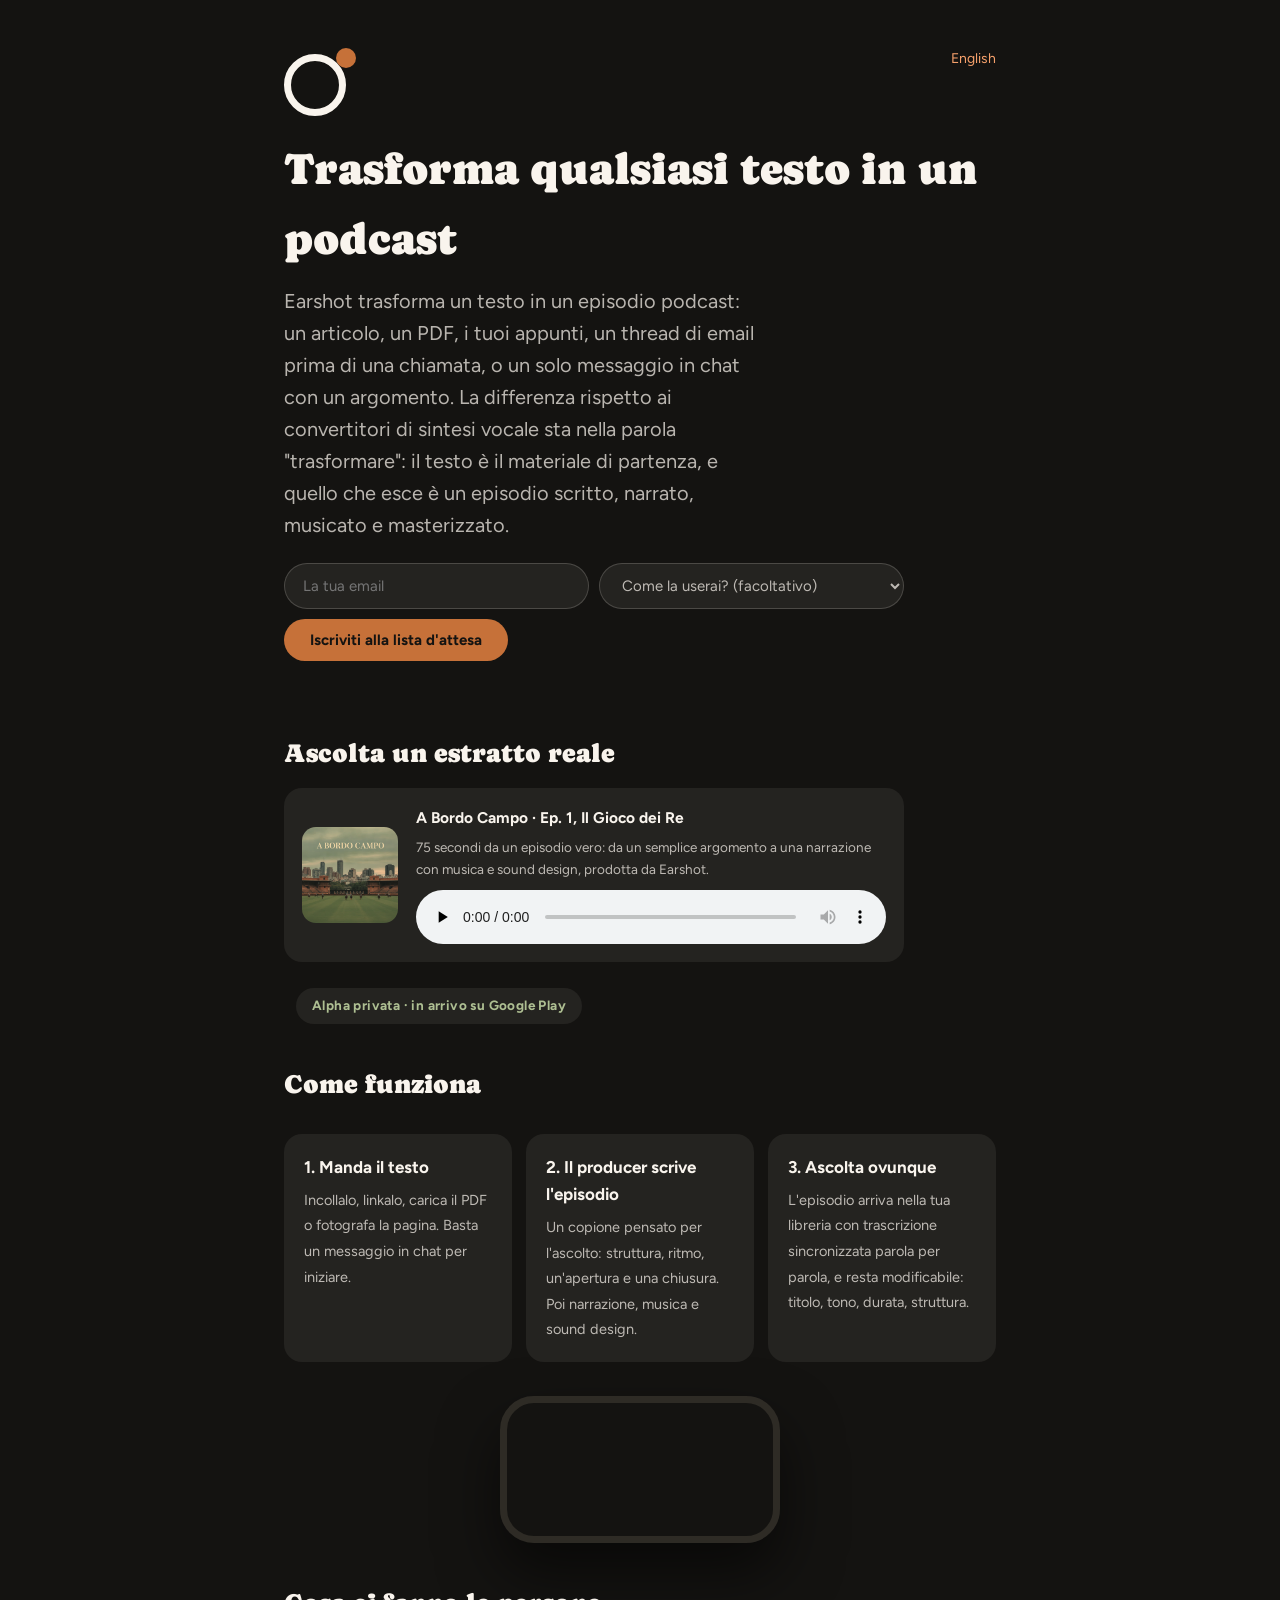
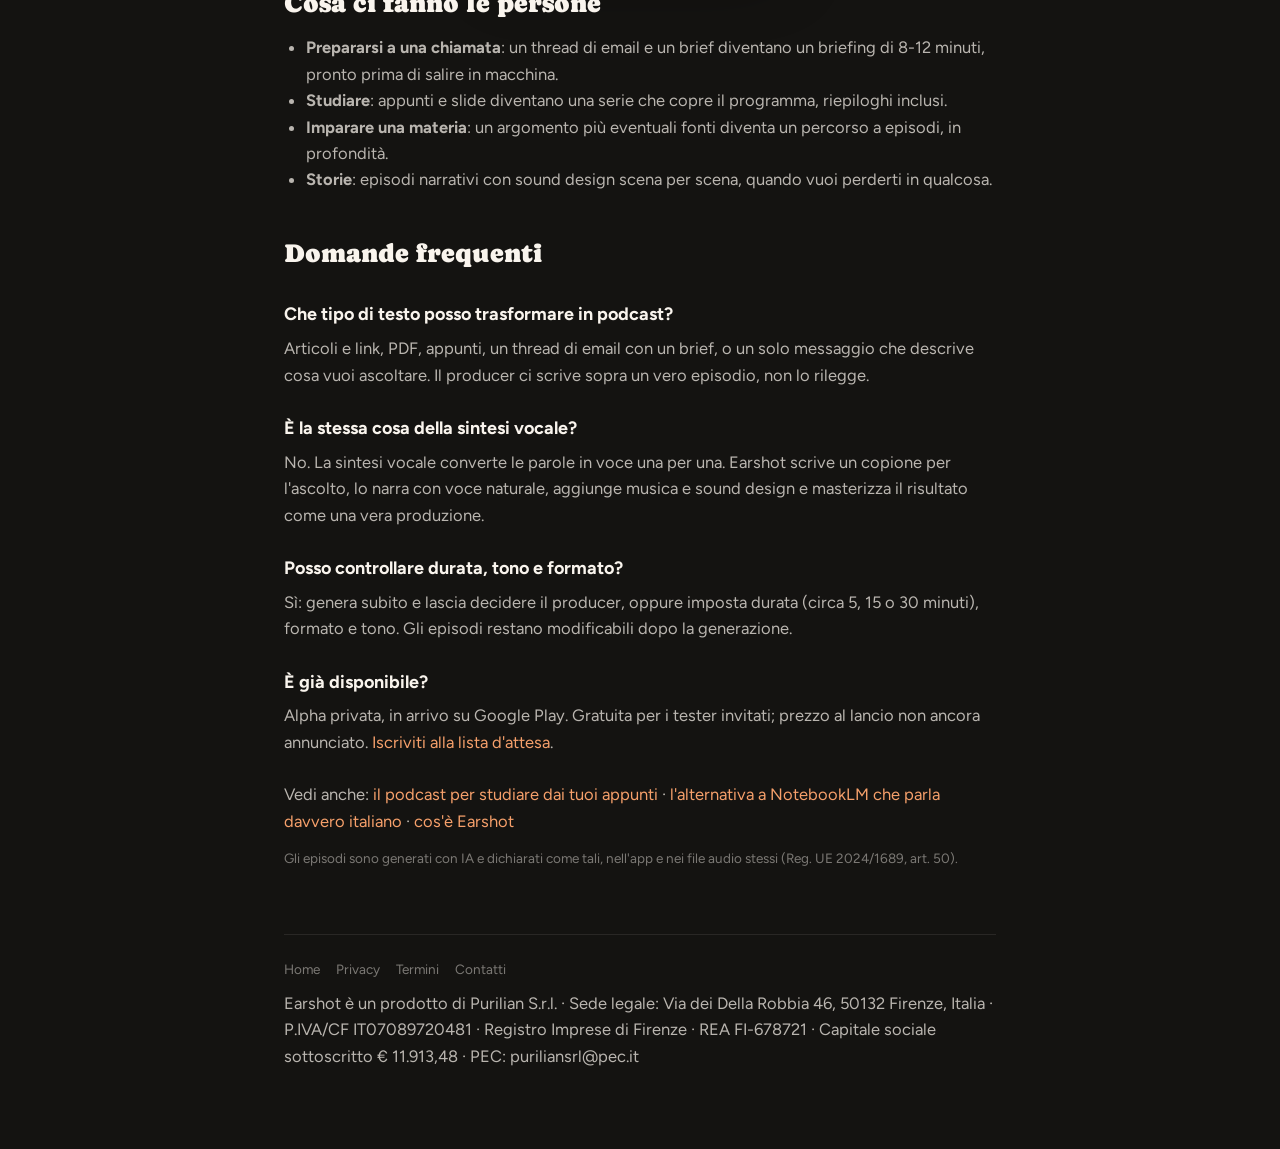
<file: testo-in-podcast.html>
<!doctype html><html lang="it"><head><meta charset="utf-8"><meta name="viewport" content="width=device-width, initial-scale=1"><link rel="stylesheet" href="/style.css?v=6">
<title>Trasformare un testo in podcast con l'AI | Earshot</title>
<meta name="description" content="Trasforma qualsiasi testo in un podcast con l'AI: articoli, appunti, PDF o un solo messaggio diventano episodi prodotti con voce, musica e sound design.">
<link rel="icon" type="image/png" href="/favicon.png">
<link rel="canonical" href="https://earshot.it/testo-in-podcast.html">
<link rel="alternate" hreflang="en" href="https://earshot.it/text-to-podcast.html">
<link rel="alternate" hreflang="it" href="https://earshot.it/testo-in-podcast.html">
<meta property="og:title" content="Trasformare un testo in podcast con l'AI | Earshot">
<meta property="og:description" content="Non sintesi vocale: Earshot scrive, narra e musica un vero episodio a partire dal tuo testo, in un'app mobile.">
<meta property="og:image" content="https://earshot.it/og.png"><meta property="og:url" content="https://earshot.it/testo-in-podcast.html"><meta property="og:type" content="website"><meta name="twitter:card" content="summary_large_image">
<script type="application/ld+json">
{"@context":"https://schema.org","@type":"MobileApplication","name":"Earshot","operatingSystem":"ANDROID","url":"https://earshot.it/","installUrl":"https://play.google.com/store/apps/details?id=com.purilian.earshot","inLanguage":"it","description":"Studio audio personale in chat: trasforma appunti, PDF o qualsiasi argomento in episodi podcast prodotti, narrati e musicati da un producer AI."}
</script>
<script type="application/ld+json">
{"@context":"https://schema.org","@type":"FAQPage","mainEntity":[
{"@type":"Question","name":"Che tipo di testo posso trasformare in podcast?","acceptedAnswer":{"@type":"Answer","text":"Quasi tutto: articoli e link, PDF, appunti, un thread di email con un brief, oppure un solo messaggio che descrive cosa vuoi ascoltare. Il producer di Earshot ci scrive sopra un vero episodio, non lo rilegge."}},
{"@type":"Question","name":"È la stessa cosa della sintesi vocale?","acceptedAnswer":{"@type":"Answer","text":"No. La sintesi vocale converte le parole in voce, una per una. Earshot tratta il testo come materiale di partenza: scrive un copione pensato per l'ascolto, lo narra con voce naturale, aggiunge musica e sound design e masterizza l'audio come una vera produzione."}},
{"@type":"Question","name":"Posso controllare durata, tono e formato?","acceptedAnswer":{"@type":"Answer","text":"Sì. Puoi generare subito e lasciar decidere il producer, oppure personalizzare: durata intorno a 5, 15 o 30 minuti, stile notiziario, narrativo, educativo o conversazionale, tono dal serio al cinematografico. Ogni episodio resta modificabile anche dopo."}},
{"@type":"Question","name":"Earshot è già disponibile?","acceptedAnswer":{"@type":"Answer","text":"Earshot è in alpha privata e in arrivo su Google Play. L'alpha è gratuita per i tester invitati; il prezzo al lancio non è ancora stato annunciato. Iscriviti alla lista d'attesa via email per ricevere l'accesso appena si apre."}}
]}
</script>
</head><body><div class="wrap">
<div class="lang"><a href="/text-to-podcast.html">English</a></div>
<div class="mark"><div class="ring"></div><div class="dot"></div></div>
<h1 class="word" style="font-size:44px">Trasforma qualsiasi testo in un podcast</h1>
<p class="tag" style="margin-top:10px">Earshot trasforma un testo in un episodio podcast: un articolo, un PDF, i tuoi appunti, un thread di email prima di una chiamata, o un solo messaggio in chat con un argomento. La differenza rispetto ai convertitori di sintesi vocale sta nella parola "trasformare": il testo è il materiale di partenza, e quello che esce è un episodio scritto, narrato, musicato e masterizzato.</p>
<form class="waitlist" id="waitlist-form" autocomplete="on">
<input type="email" name="email" required placeholder="La tua email" aria-label="La tua email">
<select name="interest" aria-label="Come la userai? (facoltativo)"><option value="">Come la userai? (facoltativo)</option><option value="study">Per studiare</option><option value="work">Per lavoro</option><option value="curiosity">Per curiosità</option></select>
<input class="hp" type="text" name="website" tabindex="-1" autocomplete="off">
<button class="cta-btn" type="submit">Iscriviti alla lista d'attesa</button>
</form>
<p class="waitlist-msg" id="waitlist-msg" aria-live="polite"></p>
<h2>Ascolta un estratto reale</h2>
<div class="sample">
<img src="/img/series/campo.jpg" alt="Copertina della serie A Bordo Campo, generata da Earshot" loading="lazy">
<div class="sample-info">
<b>A Bordo Campo · Ep. 1, Il Gioco dei Re</b>
<span>75 secondi da un episodio vero: da un semplice argomento a una narrazione con musica e sound design, prodotta da Earshot.</span>
<audio controls preload="none" src="/audio/sample-campo.m4a"></audio>
</div>
</div>
<script type="application/ld+json">
{"@context":"https://schema.org","@type":"AudioObject","name":"A Bordo Campo, Ep. 1: Il Gioco dei Re (estratto)","contentUrl":"https://earshot.it/audio/sample-campo.m4a","encodingFormat":"audio/mp4","duration":"PT1M15S","inLanguage":"it","description":"Estratto di un episodio prodotto da Earshot: scrittura, narrazione, musica e sound design generati con AI e dichiarati come tali."}
</script>

<span class="badge" style="margin-left:12px">Alpha privata · in arrivo su Google Play</span>

<h2>Come funziona</h2>
<div class="cards">
<div class="card"><b>1. Manda il testo</b><span>Incollalo, linkalo, carica il PDF o fotografa la pagina. Basta un messaggio in chat per iniziare.</span></div>
<div class="card"><b>2. Il producer scrive l'episodio</b><span>Un copione pensato per l'ascolto: struttura, ritmo, un'apertura e una chiusura. Poi narrazione, musica e sound design.</span></div>
<div class="card"><b>3. Ascolta ovunque</b><span>L'episodio arriva nella tua libreria con trascrizione sincronizzata parola per parola, e resta modificabile: titolo, tono, durata, struttura.</span></div>
</div>

<video class="shot" src="/app-demo.mp4" autoplay muted loop playsinline aria-label="L'app Earshot che riproduce un episodio con trascrizione sincronizzata parola per parola"></video>

<h2>Cosa ci fanno le persone</h2>
<ul>
<li><b>Prepararsi a una chiamata</b>: un thread di email e un brief diventano un briefing di 8-12 minuti, pronto prima di salire in macchina.</li>
<li><b>Studiare</b>: appunti e slide diventano una serie che copre il programma, riepiloghi inclusi.</li>
<li><b>Imparare una materia</b>: un argomento più eventuali fonti diventa un percorso a episodi, in profondità.</li>
<li><b>Storie</b>: episodi narrativi con sound design scena per scena, quando vuoi perderti in qualcosa.</li>
</ul>

<h2>Domande frequenti</h2>
<h3>Che tipo di testo posso trasformare in podcast?</h3>
<p>Articoli e link, PDF, appunti, un thread di email con un brief, o un solo messaggio che descrive cosa vuoi ascoltare. Il producer ci scrive sopra un vero episodio, non lo rilegge.</p>
<h3>È la stessa cosa della sintesi vocale?</h3>
<p>No. La sintesi vocale converte le parole in voce una per una. Earshot scrive un copione per l'ascolto, lo narra con voce naturale, aggiunge musica e sound design e masterizza il risultato come una vera produzione.</p>
<h3>Posso controllare durata, tono e formato?</h3>
<p>Sì: genera subito e lascia decidere il producer, oppure imposta durata (circa 5, 15 o 30 minuti), formato e tono. Gli episodi restano modificabili dopo la generazione.</p>
<h3>È già disponibile?</h3>
<p>Alpha privata, in arrivo su Google Play. Gratuita per i tester invitati; prezzo al lancio non ancora annunciato. <a href="mailto:service@purilian.com?subject=Lista%20d%27attesa%20Earshot">Iscriviti alla lista d'attesa</a>.</p>

<p style="margin-top:26px">Vedi anche: <a href="/podcast-per-studiare.html">il podcast per studiare dai tuoi appunti</a> · <a href="/notebooklm-alternativa.html">l'alternativa a NotebookLM che parla davvero italiano</a> · <a href="/">cos'è Earshot</a></p>

<p style="margin-top:14px;font-size:13.5px;color:var(--ink3)">Gli episodi sono generati con IA e dichiarati come tali, nell'app e nei file audio stessi (Reg. UE 2024/1689, art. 50).</p>
<footer>
<a href="/">Home</a><a href="/privacy.html">Privacy</a><a href="/terms.html">Termini</a><a href="mailto:service@purilian.com">Contatti</a>
<p style="margin-top:10px">Earshot è un prodotto di Purilian S.r.l. · Sede legale: Via dei Della Robbia 46, 50132 Firenze, Italia · P.IVA/CF IT07089720481 · Registro Imprese di Firenze · REA FI-678721 · Capitale sociale sottoscritto € 11.913,48 · PEC: puriliansrl@pec.it</p>
</footer>
</div><script type='module' src='https://static.cloudflareinsights.com/beacon.min.js' data-cf-beacon='{"token": "9274617eed044f3c8cafb4d5be8f2de0"}'></script><script>
(function () {
  var form = document.getElementById('waitlist-form');
  var msg = document.getElementById('waitlist-msg');
  form.addEventListener('submit', function (e) {
    e.preventDefault();
    if (form.website.value) return;
    var btn = form.querySelector('button'); btn.disabled = true;
    fetch('https://retcklfcyrlvignaphgi.supabase.co/rest/v1/waitlist', {
      method: 'POST',
      headers: { 'apikey': 'sb_publishable_OaO1tNPHDQhSf4b9LvtSbg_q1YdFQu9', 'Content-Type': 'application/json', 'Prefer': 'return=minimal' },
      body: JSON.stringify({ email: form.email.value.trim(), interest: form.interest.value || null, locale: document.documentElement.lang, source_page: location.pathname })
    }).then(function (r) {
      if (r.status === 201) { msg.textContent = 'Fatto! Ti avviseremo appena Earshot si apre.'; form.reset(); }
      else if (r.status === 409) { msg.textContent = 'Sei già in lista: ottimo!'; }
      else { msg.textContent = 'Qualcosa non ha funzionato. Scrivici: service@purilian.com'; }
      btn.disabled = false;
    }).catch(function () { msg.textContent = 'Qualcosa non ha funzionato. Scrivici: service@purilian.com'; btn.disabled = false; });
  });
})();
</script></body></html>
</file>
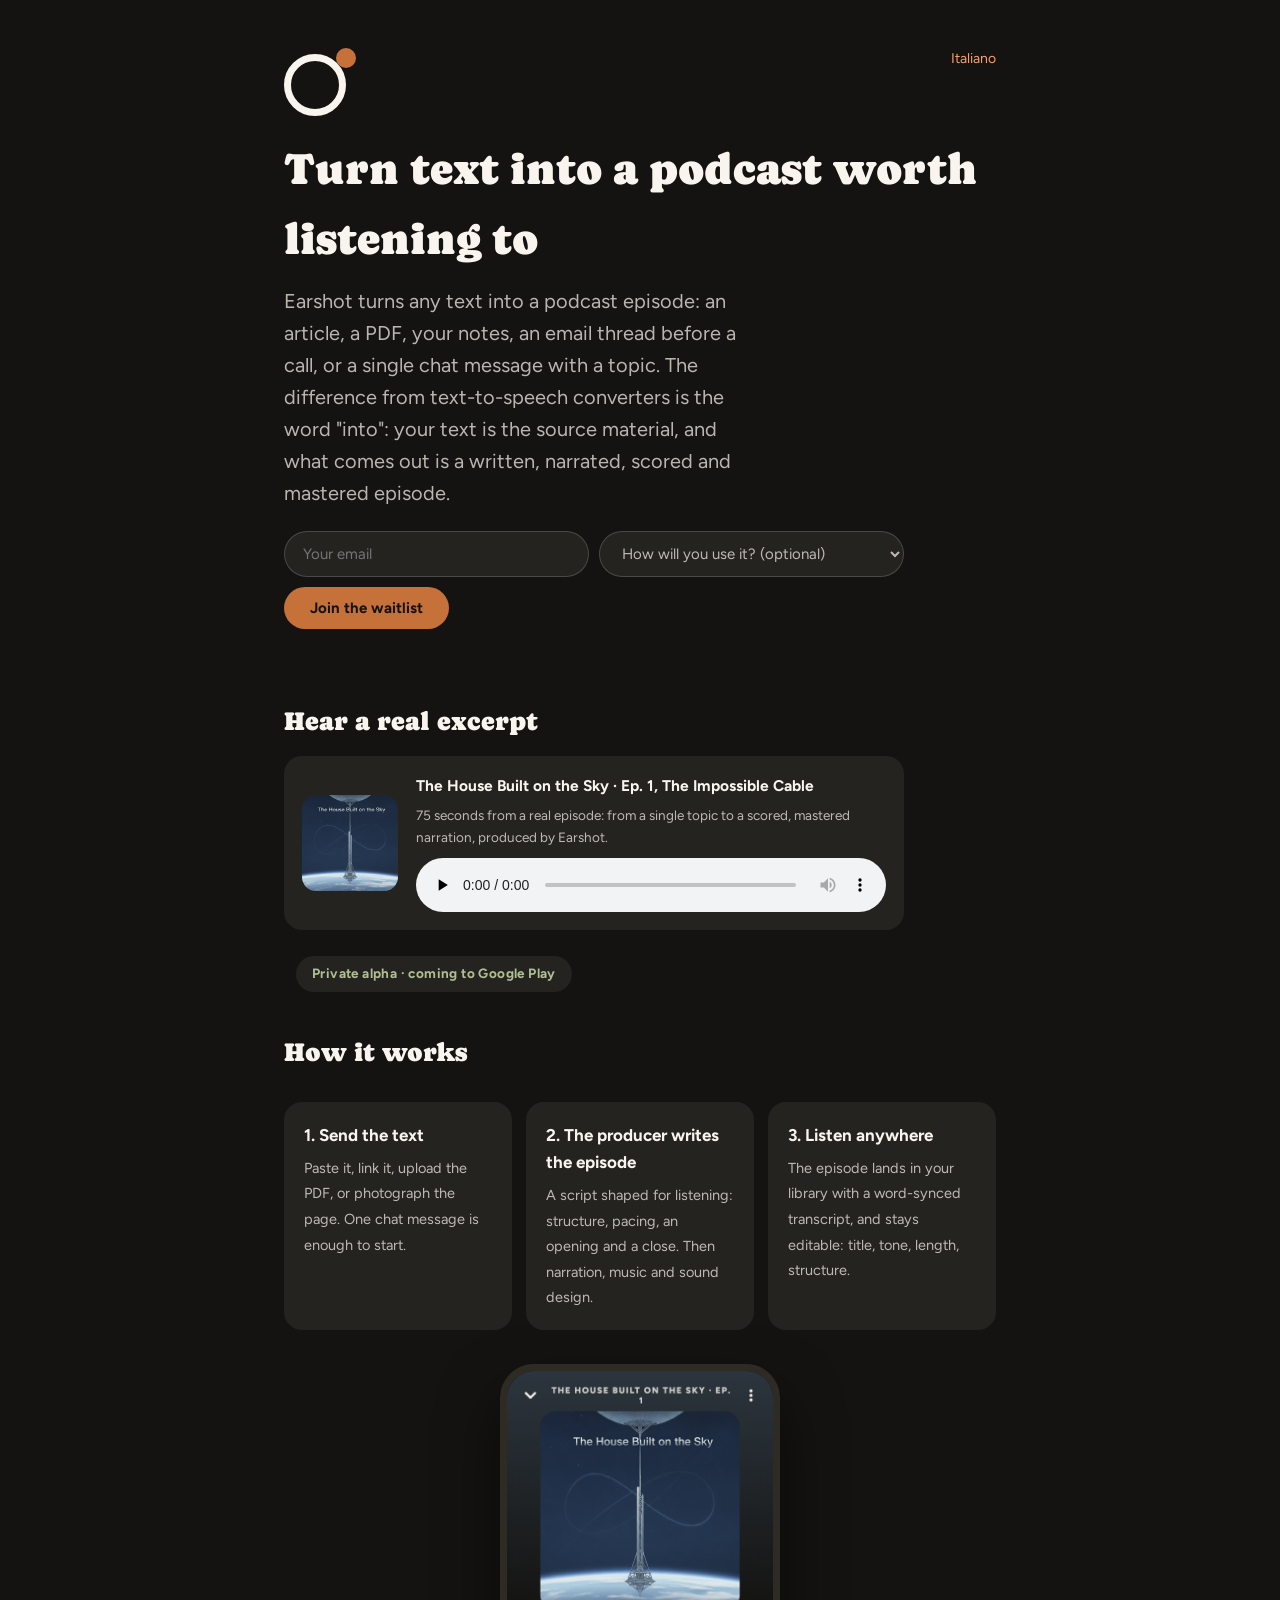
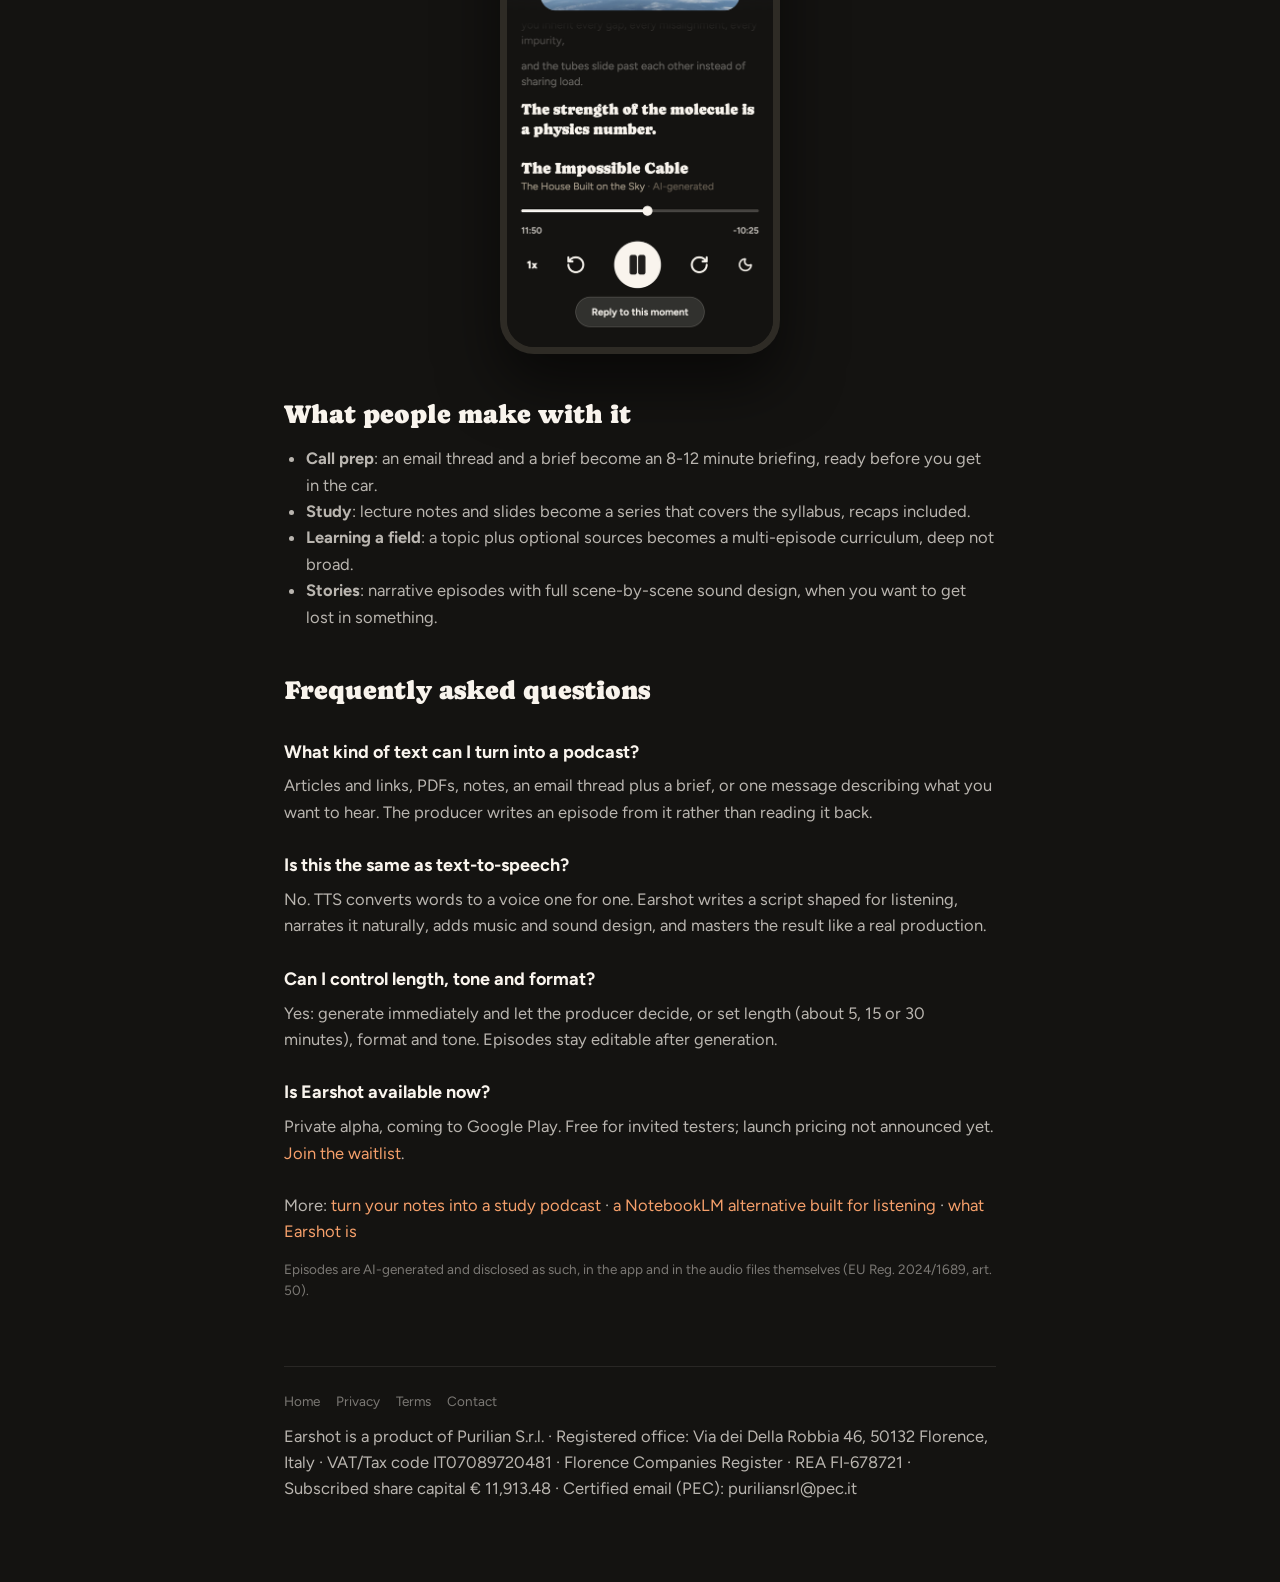
<file: text-to-podcast.html>
<!doctype html><html lang="en"><head><meta charset="utf-8"><meta name="viewport" content="width=device-width, initial-scale=1"><link rel="stylesheet" href="/style.css?v=6">
<title>Text to Podcast: Make Real Episodes with AI | Earshot</title>
<meta name="description" content="Turn any text into a podcast with AI: articles, notes, documents or a single message become produced episodes with voice, music and sound design.">
<link rel="icon" type="image/png" href="/favicon.png">
<link rel="canonical" href="https://earshot.it/text-to-podcast.html">
<link rel="alternate" hreflang="it" href="https://earshot.it/testo-in-podcast.html">
<link rel="alternate" hreflang="en" href="https://earshot.it/text-to-podcast.html">
<meta property="og:title" content="Text to Podcast: Make Real Episodes with AI | Earshot">
<meta property="og:description" content="Not text-to-speech: Earshot writes, narrates and scores a real episode from your text, in a mobile app.">
<meta property="og:image" content="https://earshot.it/og.png"><meta property="og:url" content="https://earshot.it/text-to-podcast.html"><meta property="og:type" content="website"><meta name="twitter:card" content="summary_large_image">
<script type="application/ld+json">
{"@context":"https://schema.org","@type":"MobileApplication","name":"Earshot","operatingSystem":"ANDROID","url":"https://earshot.it/","installUrl":"https://play.google.com/store/apps/details?id=com.purilian.earshot","description":"Chat-driven personal audio studio: turn notes, PDFs or any topic into produced podcast episodes, narrated and scored by an AI producer."}
</script>
<script type="application/ld+json">
{"@context":"https://schema.org","@type":"FAQPage","mainEntity":[
{"@type":"Question","name":"What kind of text can I turn into a podcast?","acceptedAnswer":{"@type":"Answer","text":"Almost anything: articles and links, PDFs, notes, an email thread plus a brief, or just one message describing what you want to hear. Earshot's producer writes an episode from it rather than reading it back."}},
{"@type":"Question","name":"Is this the same as text-to-speech?","acceptedAnswer":{"@type":"Answer","text":"No. Text-to-speech converts your words to a voice, one for one. Earshot treats your text as source material: it writes a script shaped for listening, narrates it with a natural voice, adds music and sound design, and masters the audio like a real production."}},
{"@type":"Question","name":"Can I control length, tone and format?","acceptedAnswer":{"@type":"Answer","text":"Yes. You can generate immediately and let the producer decide, or customize: length around 5, 15 or 30 minutes, news-style vs storytelling vs educational vs conversational, tone from serious to cinematic. Every generated episode stays editable afterwards."}},
{"@type":"Question","name":"Is Earshot available now?","acceptedAnswer":{"@type":"Answer","text":"Earshot is in private alpha and coming to Google Play. The alpha is free for invited testers; launch pricing has not been announced yet. Join the waitlist by email to get access as it opens up."}}
]}
</script>
</head><body><div class="wrap">
<div class="lang"><a href="/testo-in-podcast.html">Italiano</a></div>
<div class="mark"><div class="ring"></div><div class="dot"></div></div>
<h1 class="word" style="font-size:44px">Turn text into a podcast worth listening to</h1>
<p class="tag" style="margin-top:10px">Earshot turns any text into a podcast episode: an article, a PDF, your notes, an email thread before a call, or a single chat message with a topic. The difference from text-to-speech converters is the word "into": your text is the source material, and what comes out is a written, narrated, scored and mastered episode.</p>
<form class="waitlist" id="waitlist-form" autocomplete="on">
<input type="email" name="email" required placeholder="Your email" aria-label="Your email">
<select name="interest" aria-label="How will you use it? (optional)"><option value="">How will you use it? (optional)</option><option value="study">For studying</option><option value="work">For work</option><option value="curiosity">Out of curiosity</option></select>
<input class="hp" type="text" name="website" tabindex="-1" autocomplete="off">
<button class="cta-btn" type="submit">Join the waitlist</button>
</form>
<p class="waitlist-msg" id="waitlist-msg" aria-live="polite"></p>
<h2>Hear a real excerpt</h2>
<div class="sample">
<img src="/img/series/sky.jpg" alt="Cover art of the series The House Built on the Sky, generated by Earshot" loading="lazy">
<div class="sample-info">
<b>The House Built on the Sky · Ep. 1, The Impossible Cable</b>
<span>75 seconds from a real episode: from a single topic to a scored, mastered narration, produced by Earshot.</span>
<audio controls preload="none" src="/audio/sample-sky.m4a"></audio>
</div>
</div>
<script type="application/ld+json">
{"@context":"https://schema.org","@type":"AudioObject","name":"The House Built on the Sky, Ep. 1: The Impossible Cable (excerpt)","contentUrl":"https://earshot.it/audio/sample-sky.m4a","encodingFormat":"audio/mp4","duration":"PT1M15S","inLanguage":"en","description":"Excerpt of an episode produced by Earshot: writing, narration, music and sound design generated with AI and disclosed as such."}
</script>

<span class="badge" style="margin-left:12px">Private alpha · coming to Google Play</span>

<h2>How it works</h2>
<div class="cards">
<div class="card"><b>1. Send the text</b><span>Paste it, link it, upload the PDF, or photograph the page. One chat message is enough to start.</span></div>
<div class="card"><b>2. The producer writes the episode</b><span>A script shaped for listening: structure, pacing, an opening and a close. Then narration, music and sound design.</span></div>
<div class="card"><b>3. Listen anywhere</b><span>The episode lands in your library with a word-synced transcript, and stays editable: title, tone, length, structure.</span></div>
</div>

<img class="shot" src="/img/hero-player-en.png" alt="An episode created from text playing in the Earshot app with word-synced transcript" loading="lazy">

<h2>What people make with it</h2>
<ul>
<li><b>Call prep</b>: an email thread and a brief become an 8-12 minute briefing, ready before you get in the car.</li>
<li><b>Study</b>: lecture notes and slides become a series that covers the syllabus, recaps included.</li>
<li><b>Learning a field</b>: a topic plus optional sources becomes a multi-episode curriculum, deep not broad.</li>
<li><b>Stories</b>: narrative episodes with full scene-by-scene sound design, when you want to get lost in something.</li>
</ul>

<h2>Frequently asked questions</h2>
<h3>What kind of text can I turn into a podcast?</h3>
<p>Articles and links, PDFs, notes, an email thread plus a brief, or one message describing what you want to hear. The producer writes an episode from it rather than reading it back.</p>
<h3>Is this the same as text-to-speech?</h3>
<p>No. TTS converts words to a voice one for one. Earshot writes a script shaped for listening, narrates it naturally, adds music and sound design, and masters the result like a real production.</p>
<h3>Can I control length, tone and format?</h3>
<p>Yes: generate immediately and let the producer decide, or set length (about 5, 15 or 30 minutes), format and tone. Episodes stay editable after generation.</p>
<h3>Is Earshot available now?</h3>
<p>Private alpha, coming to Google Play. Free for invited testers; launch pricing not announced yet. <a href="mailto:service@purilian.com?subject=Earshot%20waitlist">Join the waitlist</a>.</p>

<p style="margin-top:26px">More: <a href="/ai-study-podcast-generator.html">turn your notes into a study podcast</a> · <a href="/notebooklm-alternative.html">a NotebookLM alternative built for listening</a> · <a href="/en.html">what Earshot is</a></p>

<p style="margin-top:14px;font-size:13.5px;color:var(--ink3)">Episodes are AI-generated and disclosed as such, in the app and in the audio files themselves (EU Reg. 2024/1689, art. 50).</p>
<footer>
<a href="/en.html">Home</a><a href="/privacy.html">Privacy</a><a href="/terms.html">Terms</a><a href="mailto:service@purilian.com">Contact</a>
<p style="margin-top:10px">Earshot is a product of Purilian S.r.l. · Registered office: Via dei Della Robbia 46, 50132 Florence, Italy · VAT/Tax code IT07089720481 · Florence Companies Register · REA FI-678721 · Subscribed share capital € 11,913.48 · Certified email (PEC): puriliansrl@pec.it</p>
</footer>
</div><script type='module' src='https://static.cloudflareinsights.com/beacon.min.js' data-cf-beacon='{"token": "9274617eed044f3c8cafb4d5be8f2de0"}'></script><script>
(function () {
  var form = document.getElementById('waitlist-form');
  var msg = document.getElementById('waitlist-msg');
  form.addEventListener('submit', function (e) {
    e.preventDefault();
    if (form.website.value) return;
    var btn = form.querySelector('button'); btn.disabled = true;
    fetch('https://retcklfcyrlvignaphgi.supabase.co/rest/v1/waitlist', {
      method: 'POST',
      headers: { 'apikey': 'sb_publishable_OaO1tNPHDQhSf4b9LvtSbg_q1YdFQu9', 'Content-Type': 'application/json', 'Prefer': 'return=minimal' },
      body: JSON.stringify({ email: form.email.value.trim(), interest: form.interest.value || null, locale: document.documentElement.lang, source_page: location.pathname })
    }).then(function (r) {
      if (r.status === 201) { msg.textContent = "Done! We'll let you know as Earshot opens up."; form.reset(); }
      else if (r.status === 409) { msg.textContent = "You're already on the list!"; }
      else { msg.textContent = 'Something went wrong. Email us: service@purilian.com'; }
      btn.disabled = false;
    }).catch(function () { msg.textContent = 'Something went wrong. Email us: service@purilian.com'; btn.disabled = false; });
  });
})();
</script></body></html>
</file>
<file: style.css>
@font-face { font-family: 'Caprasimo'; src: url('/fonts/Caprasimo_400Regular.ttf') format('truetype'); font-weight: 400; font-display: swap; }
@font-face { font-family: 'Figtree'; src: url('/fonts/Figtree_400Regular.ttf') format('truetype'); font-weight: 400; font-display: swap; }
@font-face { font-family: 'Figtree'; src: url('/fonts/Figtree_700Bold.ttf') format('truetype'); font-weight: 700; font-display: swap; }
:root {
  --page: #141311; --surface: #242320; --ink: #F9F4ED; --ink2: rgba(249,244,237,.72);
  --ink3: rgba(249,244,237,.45); --accent: #C67139; --accent2: #F6A06B; --sage: #AEBF92;
}
* { margin: 0; padding: 0; box-sizing: border-box; }
body { background: var(--page); color: var(--ink); font-family: 'Figtree', system-ui, sans-serif; line-height: 1.6; }
.wrap { max-width: 760px; margin: 0 auto; padding: 48px 24px 80px; }
.mark { position: relative; width: 74px; height: 68px; }
.mark .ring { position: absolute; left: 0; top: 6px; width: 62px; height: 62px; border: 7px solid var(--ink); border-radius: 50%; }
.mark .dot { position: absolute; right: 2px; top: 0; width: 20px; height: 20px; background: var(--accent); border-radius: 50%; }
h1.word { font-family: 'Caprasimo', serif; font-weight: 400; font-size: 64px; margin: 18px 0 6px; }
.tag { font-size: 20px; color: var(--ink2); max-width: 480px; }
h2 { font-family: 'Caprasimo', serif; font-weight: 400; font-size: 26px; margin: 40px 0 10px; }
p, li { color: var(--ink2); font-size: 16.5px; }
ul { padding-left: 22px; margin: 8px 0; }
a { color: var(--accent2); text-decoration: none; }
a:hover { text-decoration: underline; }
.cards { display: grid; grid-template-columns: repeat(auto-fit, minmax(210px, 1fr)); gap: 14px; margin: 28px 0; }
.card { background: var(--surface); border-radius: 18px; padding: 20px; }
.card b { display: block; font-size: 17px; margin-bottom: 6px; color: var(--ink); }
.card span { font-size: 14.5px; color: var(--ink2); }
.badge { display: inline-block; background: var(--surface); color: var(--sage); border-radius: 999px; padding: 7px 16px; font-size: 13.5px; font-weight: 700; letter-spacing: .4px; margin-top: 26px; }
footer { margin-top: 64px; padding-top: 24px; border-top: 1px solid rgba(249,244,237,.09); font-size: 13.5px; color: var(--ink3); }
footer a { color: var(--ink3); margin-right: 16px; }
.lang { float: right; font-size: 14px; }
h3 { color: var(--ink); font-size: 18px; margin: 26px 0 6px; }
.updated { color: var(--ink3); font-size: 13.5px; font-style: italic; }

/* hero */
.hero { display: grid; grid-template-columns: 1.1fr 1fr; gap: 28px; align-items: center; min-height: 60vh; }
.hero { position: relative; }
.hero::before { content: ''; position: absolute; inset: -60px -12vw; z-index: -1;
  background: url('/img/hero-waves.jpg') center / cover no-repeat; pointer-events: none; }
.hero-copy { padding: 24px 0; }
.hero-stage { position: relative; height: 620px; }
.hero-stage::before { content: ''; position: absolute; inset: 10% 0; background: radial-gradient(closest-side, rgba(198,113,57,.28), transparent 70%); filter: blur(8px); }
.phone { position: absolute; width: 264px; border-radius: 34px; border: 7px solid #2E2B25; overflow: hidden; box-shadow: 0 30px 60px rgba(0,0,0,.55); background: #141311; }
.phone img { display: block; width: 100%; }
.phone.front { right: 4px; top: 40px; z-index: 2; transform: rotate(3deg); }
.phone.back { right: 190px; top: 90px; z-index: 1; transform: rotate(-7deg); opacity: .85; }
@media (max-width: 860px) {
  .hero { grid-template-columns: 1fr; }
  .hero-stage { height: 540px; margin-top: 8px; }
  .phone { width: 220px; }
  .phone.front { right: calc(50% - 225px); top: 30px; }
  .phone.back { right: calc(50% + 5px); top: 70px; }
}
@media (max-width: 560px) {
  .hero-stage { height: 520px; }
  .phone.back { display: none; }
  .phone.front { width: 240px; right: 50%; top: 20px; transform: translateX(50%) rotate(2deg); }
  h1.word { font-size: 52px; }
  .hero-stage::before { inset: 5% 10%; }
}
body { overflow-x: hidden; }
.wrap-wide { max-width: 1020px; margin: 0 auto; padding: 48px 24px 80px; }
.cta-btn { display: inline-block; background: var(--accent); color: var(--page); font-weight: 700; border-radius: 999px; padding: 12px 26px; margin-top: 22px; }
.cta-btn:hover { text-decoration: none; background: var(--accent2); }
.shot { display: block; width: min(280px, 80%); border-radius: 34px; border: 7px solid #2E2B25; box-shadow: 0 30px 60px rgba(0,0,0,.55); margin: 34px auto 8px; }
.waitlist { display: flex; flex-wrap: wrap; gap: 10px; margin-top: 22px; max-width: 620px; }
.waitlist input[type=email], .waitlist select { background: var(--surface); color: var(--ink); border: 1px solid rgba(249,244,237,.18); border-radius: 999px; padding: 12px 18px; font-family: inherit; font-size: 15px; flex: 1 1 210px; }
.waitlist select { color: var(--ink2); }
.waitlist button.cta-btn { border: none; cursor: pointer; font-family: inherit; font-size: 15px; margin-top: 0; }
.waitlist .hp { position: absolute; left: -9999px; height: 0; overflow: hidden; }
.waitlist-msg { margin-top: 10px; font-size: 15px; color: var(--sage); min-height: 22px; }
.sample { display: flex; gap: 18px; align-items: center; background: var(--surface); border-radius: 18px; padding: 18px; margin-top: 14px; max-width: 620px; flex-wrap: wrap; }
.sample img { width: 96px; height: 96px; border-radius: 14px; object-fit: cover; flex: 0 0 auto; }
.sample-info { flex: 1 1 260px; display: flex; flex-direction: column; gap: 6px; }
.sample-info b { color: var(--ink); font-size: 15.5px; }
.sample-info span { font-size: 13.5px; color: var(--ink2); }
.sample audio { width: 100%; margin-top: 4px; }
</file>
